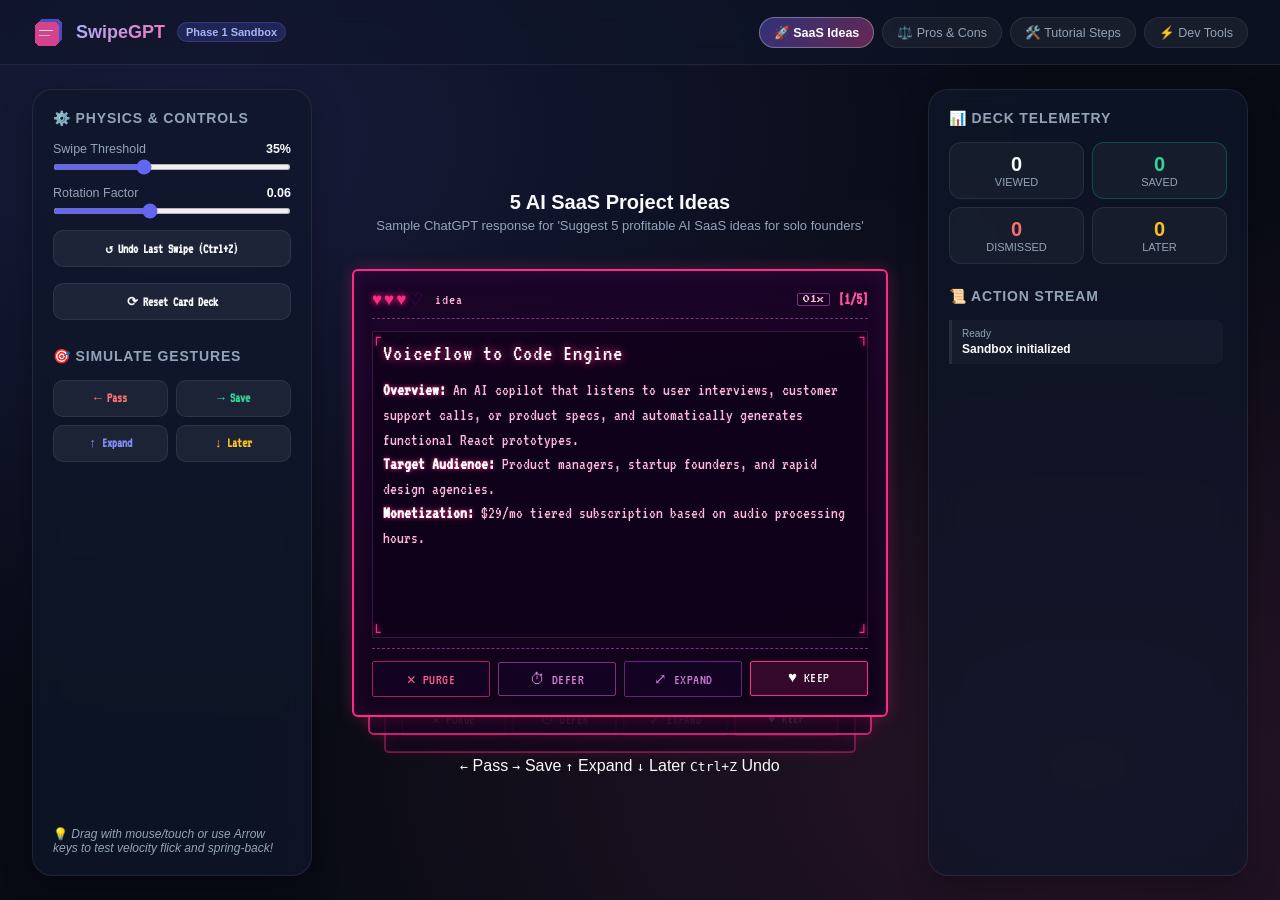
<file: swipegpt/demo/index.html>
<!DOCTYPE html>
<html lang="en">
<head>
  <meta charset="UTF-8">
  <meta name="viewport" content="width=device-width, initial-scale=1.0">
  <title>SwipeGPT Sandbox & Physics Demo</title>
  <link rel="preconnect" href="https://fonts.googleapis.com">
  <link rel="preconnect" href="https://fonts.gstatic.com" crossorigin>
  <link href="https://fonts.googleapis.com/css2?family=Press+Start+2P&family=Share+Tech+Mono&family=VT323&display=swap" rel="stylesheet">
  <link rel="stylesheet" href="../content/styles.css">
  <link rel="stylesheet" href="demo.css">
</head>
<body>
  <!-- Top Navigation Bar -->
  <header class="demo-navbar">
    <div class="demo-brand">
      <img src="../assets/icon32.png" alt="SwipeGPT" class="demo-logo-img">
      <span class="demo-title">SwipeGPT</span>
      <span class="demo-tag">Phase 1 Sandbox</span>
    </div>

    <!-- Dataset Switchers -->
    <div class="demo-dataset-selects" id="dataset-buttons">
      <button class="dataset-pill-btn active" data-dataset="projectIdeas">🚀 SaaS Ideas</button>
      <button class="dataset-pill-btn" data-dataset="prosCons">⚖️ Pros & Cons</button>
      <button class="dataset-pill-btn" data-dataset="tutorials">🛠️ Tutorial Steps</button>
      <button class="dataset-pill-btn" data-dataset="productivityTools">⚡ Dev Tools</button>
    </div>
  </header>

  <!-- Workspace Grid -->
  <div class="demo-workspace">
    <!-- Left Panel: Controls & Physics Parameters -->
    <aside class="demo-panel">
      <div class="panel-title">
        <span>⚙️ Physics & Controls</span>
      </div>

      <div class="control-group">
        <div class="control-label-row">
          <span>Swipe Threshold</span>
          <span class="control-val" id="val-threshold">35%</span>
        </div>
        <input type="range" id="input-threshold" min="20" max="60" value="35">
      </div>

      <div class="control-group">
        <div class="control-label-row">
          <span>Rotation Factor</span>
          <span class="control-val" id="val-rotation">0.06</span>
        </div>
        <input type="range" id="input-rotation" min="0.02" max="0.12" step="0.01" value="0.06">
      </div>

      <button class="btn-demo-action" id="btn-undo">
        <span>↺ Undo Last Swipe (Ctrl+Z)</span>
      </button>

      <button class="btn-demo-action" id="btn-reset">
        <span>⟳ Reset Card Deck</span>
      </button>

      <div class="panel-title" style="margin-top: 12px;">
        <span>🎯 Simulate Gestures</span>
      </div>

      <div class="action-grid">
        <button class="btn-demo-action" id="btn-sim-left" style="color: #f87171;">← Pass</button>
        <button class="btn-demo-action" id="btn-sim-right" style="color: #34d399;">→ Save</button>
        <button class="btn-demo-action" id="btn-sim-up" style="color: #818cf8;">↑ Expand</button>
        <button class="btn-demo-action" id="btn-sim-down" style="color: #fbbf24;">↓ Later</button>
      </div>

      <div class="control-group" style="margin-top: auto; font-size: 12px; color: var(--text-muted);">
        <p>💡 <em>Drag with mouse/touch or use Arrow keys to test velocity flick and spring-back!</em></p>
      </div>
    </aside>

    <!-- Center Stage: The Interactive Card Stack -->
    <main class="demo-center-stage">
      <div class="dataset-info-banner">
        <h2 class="dataset-title" id="active-dataset-title">5 AI SaaS Project Ideas</h2>
        <p class="dataset-desc" id="active-dataset-desc">Sample ChatGPT response for 'Suggest 5 profitable AI SaaS ideas for solo founders'</p>
      </div>

      <!-- Card Stage (using identical classes as ChatGPT content script) -->
      <div class="swipegpt-stage">
        <div class="swipegpt-card-stack" id="demo-card-stack"></div>
      </div>

      <div class="swipegpt-footer-hint" style="position: static; margin-top: 24px;">
        <span><kbd class="swipegpt-kbd">←</kbd> Pass</span>
        <span><kbd class="swipegpt-kbd">→</kbd> Save</span>
        <span><kbd class="swipegpt-kbd">↑</kbd> Expand</span>
        <span><kbd class="swipegpt-kbd">↓</kbd> Later</span>
        <span><kbd class="swipegpt-kbd">Ctrl+Z</kbd> Undo</span>
      </div>
    </main>

    <!-- Right Panel: Telemetry & Swiped Cards Feed -->
    <aside class="demo-panel">
      <div class="panel-title">
        <span>📊 Deck Telemetry</span>
      </div>

      <div class="stats-summary">
        <div class="summary-box">
          <div class="summary-count" id="count-viewed">0</div>
          <div class="summary-label">Viewed</div>
        </div>
        <div class="summary-box" style="border-color: rgba(16, 185, 129, 0.3);">
          <div class="summary-count" id="count-saved" style="color: #34d399;">0</div>
          <div class="summary-label">Saved</div>
        </div>
        <div class="summary-box">
          <div class="summary-count" id="count-dismissed" style="color: #f87171;">0</div>
          <div class="summary-label">Dismissed</div>
        </div>
        <div class="summary-box">
          <div class="summary-count" id="count-later" style="color: #fbbf24;">0</div>
          <div class="summary-label">Later</div>
        </div>
      </div>

      <div class="panel-title" style="margin-top: 8px;">
        <span>📜 Action Stream</span>
      </div>

      <div class="events-log-container" id="events-log">
        <div class="log-entry">
          <span class="log-time">Ready</span>
          <span class="log-title">Sandbox initialized</span>
        </div>
      </div>
    </aside>
  </div>

  <!-- Detail Expansion Modal (Swipe Up / Expand) -->
  <div class="demo-expand-modal" id="expand-modal">
    <div class="modal-content-box">
      <div class="modal-header">
        <h3 class="modal-title" id="modal-card-title">Card Details</h3>
        <button class="btn-modal-close" id="btn-modal-close">✕</button>
      </div>
      <div class="modal-body" id="modal-card-body"></div>
      <div class="modal-footer">
        <button class="btn-demo-action" id="btn-modal-copy">📋 Copy Text</button>
        <button class="btn-modal-close" id="btn-modal-done">Done</button>
      </div>
    </div>
  </div>

  <!-- Scripts -->
  <script src="../storage/storage.js"></script>
  <script src="../content/cardParser.js"></script>
  <script src="../content/swipeEngine.js"></script>
  <script src="mockData.js"></script>
  <script src="demo.js"></script>
</body>
</html>
</file>
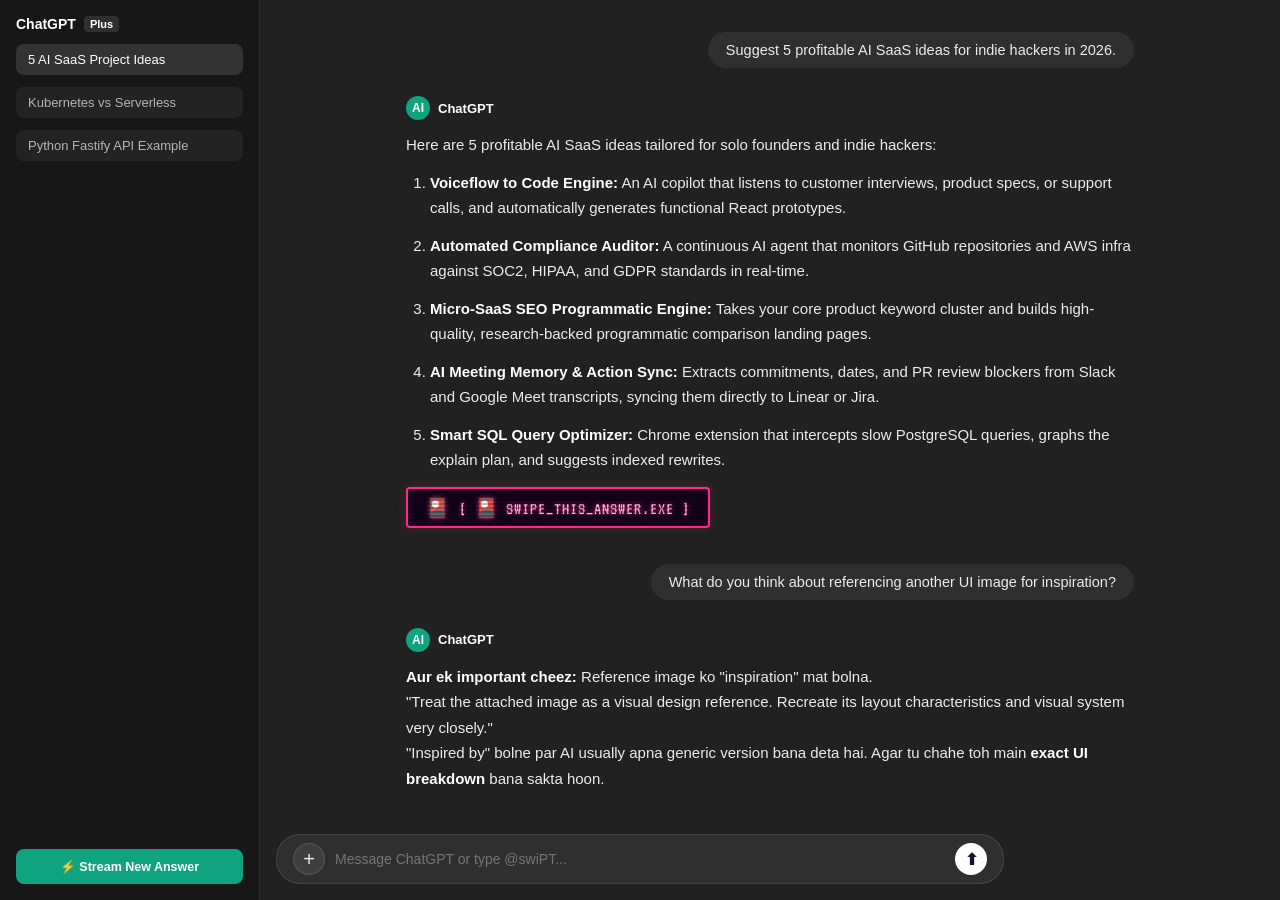
<file: swipegpt/demo/chatgpt_mock.html>
<!DOCTYPE html>
<html lang="en">
<head>
  <meta charset="UTF-8">
  <meta name="viewport" content="width=device-width, initial-scale=1.0">
  <title>ChatGPT Mock - DOM Injection Test</title>
  <!-- Extension CSS and Page CSS -->
  <link rel="preconnect" href="https://fonts.googleapis.com">
  <link rel="preconnect" href="https://fonts.gstatic.com" crossorigin>
  <link href="https://fonts.googleapis.com/css2?family=Press+Start+2P&family=Share+Tech+Mono&family=VT323&display=swap" rel="stylesheet">
  <link rel="stylesheet" href="../content/styles.css">
  <style>
    :root {
      --chat-bg: #212121;
      --chat-sidebar: #171717;
      --chat-surface: #2f2f2f;
      --chat-text: #ececec;
      --chat-text-muted: #b4b4b4;
      --chat-border: rgba(255, 255, 255, 0.1);
    }
    * { box-sizing: border-box; margin: 0; padding: 0; }
    body {
      background: var(--chat-bg);
      color: var(--chat-text);
      font-family: -apple-system, BlinkMacSystemFont, "Segoe UI", Roboto, sans-serif;
      height: 100vh;
      display: flex;
    }
    /* Simulated Sidebar */
    .chat-sidebar {
      width: 260px;
      background: var(--chat-sidebar);
      border-right: 1px solid var(--chat-border);
      display: flex;
      flex-direction: column;
      padding: 16px;
      gap: 12px;
    }
    .sidebar-brand {
      font-size: 14px;
      font-weight: 700;
      color: #fff;
      display: flex;
      align-items: center;
      gap: 8px;
    }
    .chat-history-item {
      padding: 8px 12px;
      border-radius: 8px;
      font-size: 13px;
      color: var(--chat-text-muted);
      cursor: pointer;
      background: rgba(255, 255, 255, 0.05);
    }
    .chat-history-item.active {
      background: rgba(255, 255, 255, 0.12);
      color: #fff;
    }
    .btn-simulate {
      margin-top: auto;
      background: #10a37f;
      border: none;
      color: #fff;
      padding: 10px;
      border-radius: 8px;
      font-size: 12.5px;
      font-weight: 600;
      cursor: pointer;
      display: flex;
      align-items: center;
      justify-content: center;
      gap: 6px;
    }
    .btn-simulate:hover { background: #1a7f64; }

    /* Simulated Main Chat Stream */
    .chat-main {
      flex: 1;
      display: flex;
      flex-direction: column;
      overflow-y: auto;
      padding: 32px 0 100px 0;
    }
    .chat-conversation-container {
      max-width: 768px;
      width: 100%;
      margin: 0 auto;
      display: flex;
      flex-direction: column;
      gap: 28px;
      padding: 0 20px;
    }
    /* User Turn */
    .turn-user {
      display: flex;
      justify-content: flex-end;
    }
    .turn-user-bubble {
      background: var(--chat-surface);
      padding: 10px 18px;
      border-radius: 18px;
      font-size: 14.5px;
      max-width: 80%;
    }
    /* Assistant Turn (Exact structural DOM tags used by ChatGPT) */
    article[data-testid^="conversation-turn-"] {
      display: flex;
      flex-direction: column;
      gap: 12px;
    }
    .assistant-role-header {
      font-size: 13px;
      font-weight: 700;
      color: #fff;
      display: flex;
      align-items: center;
      gap: 8px;
    }
    .assistant-avatar {
      width: 24px;
      height: 24px;
      border-radius: 50%;
      background: #10a37f;
      display: flex;
      align-items: center;
      justify-content: center;
      font-size: 12px;
      color: #fff;
    }
    .markdown.prose {
      font-size: 15px;
      line-height: 1.7;
      color: #ececec;
    }
    .markdown.prose ol {
      margin: 12px 0 12px 24px;
    }
    .markdown.prose li {
      margin-bottom: 12px;
    }
    .markdown.prose strong {
      color: #fff;
    }
    .chat-input-bar {
      position: fixed;
      bottom: 16px;
      left: 50%;
      transform: translateX(-50%);
      width: 100%;
      max-width: 768px;
      padding: 0 20px;
    }
    .chat-input-box {
      background: var(--chat-surface);
      border: 1px solid var(--chat-border);
      border-radius: 24px;
      padding: 8px 16px;
      color: #b4b4b4;
      font-size: 14px;
      display: flex;
      align-items: center;
      gap: 10px;
      position: relative;
    }
    .btn-attach-plus {
      width: 32px;
      height: 32px;
      border-radius: 50%;
      background: rgba(255, 255, 255, 0.08);
      border: 1px solid rgba(255, 255, 255, 0.12);
      color: #ececf1;
      font-size: 20px;
      font-weight: 300;
      cursor: pointer;
      display: flex;
      align-items: center;
      justify-content: center;
      transition: all 0.2s;
      flex-shrink: 0;
    }
    .btn-attach-plus:hover {
      background: rgba(255, 255, 255, 0.15);
      color: #fff;
    }
    #prompt-textarea {
      flex: 1;
      background: transparent;
      border: none;
      outline: none;
      color: #ececf1;
      font-family: inherit;
      font-size: 14px;
      resize: none;
      padding: 6px 0;
      max-height: 120px;
    }
    .btn-send-prompt {
      width: 32px;
      height: 32px;
      border-radius: 50%;
      background: #ffffff;
      color: #0f172a;
      border: none;
      font-size: 16px;
      font-weight: bold;
      cursor: pointer;
      display: flex;
      align-items: center;
      justify-content: center;
      transition: all 0.2s;
      flex-shrink: 0;
    }
    .btn-send-prompt:hover {
      background: #e2e8f0;
      transform: scale(1.05);
    }
    .chatgpt-plus-menu {
      position: absolute;
      bottom: calc(100% + 12px);
      left: 20px;
      background: #212121;
      border: 1px solid rgba(255, 255, 255, 0.15);
      border-radius: 14px;
      padding: 6px;
      box-shadow: 0 12px 32px rgba(0,0,0,0.6);
      width: 280px;
      z-index: 10000;
      display: flex;
      flex-direction: column;
      gap: 2px;
    }
    .native-menu-item {
      padding: 10px 14px;
      border-radius: 8px;
      color: #ececf1;
      font-size: 14px;
      cursor: pointer;
      transition: background 0.15s;
    }
    .native-menu-item:hover {
      background: rgba(255, 255, 255, 0.08);
    }
  </style>
</head>
<body>
  <!-- ChatGPT Sidebar Mock -->
  <aside class="chat-sidebar">
    <div class="sidebar-brand">
      <span>ChatGPT</span>
      <span style="font-size: 11px; padding: 2px 6px; background: rgba(255,255,255,0.1); border-radius: 4px;">Plus</span>
    </div>
    <div class="chat-history-item active">5 AI SaaS Project Ideas</div>
    <div class="chat-history-item">Kubernetes vs Serverless</div>
    <div class="chat-history-item">Python Fastify API Example</div>

    <button class="btn-simulate" id="btn-simulate-stream">
      <span>⚡ Stream New Answer</span>
    </button>
  </aside>

  <!-- Main Chat Conversation View -->
  <main class="chat-main">
    <div class="chat-conversation-container" id="conversation-container">
      
      <!-- User Message Turn -->
      <div class="turn-user">
        <div class="turn-user-bubble">
          Suggest 5 profitable AI SaaS ideas for indie hackers in 2026.
        </div>
      </div>

      <!-- Assistant Message Turn (Target for SwipeGPT content script) -->
      <article data-testid="conversation-turn-2">
        <div class="assistant-role-header">
          <div class="assistant-avatar">AI</div>
          <span>ChatGPT</span>
        </div>
        <div data-message-author-role="assistant" class="agent-turn">
          <div class="markdown prose">
            <p>Here are 5 profitable AI SaaS ideas tailored for solo founders and indie hackers:</p>
            <ol>
              <li>
                <strong>Voiceflow to Code Engine:</strong> An AI copilot that listens to customer interviews, product specs, or support calls, and automatically generates functional React prototypes.
              </li>
              <li>
                <strong>Automated Compliance Auditor:</strong> A continuous AI agent that monitors GitHub repositories and AWS infra against SOC2, HIPAA, and GDPR standards in real-time.
              </li>
              <li>
                <strong>Micro-SaaS SEO Programmatic Engine:</strong> Takes your core product keyword cluster and builds high-quality, research-backed programmatic comparison landing pages.
              </li>
              <li>
                <strong>AI Meeting Memory & Action Sync:</strong> Extracts commitments, dates, and PR review blockers from Slack and Google Meet transcripts, syncing them directly to Linear or Jira.
              </li>
              <li>
                <strong>Smart SQL Query Optimizer:</strong> Chrome extension that intercepts slow PostgreSQL queries, graphs the explain plan, and suggests indexed rewrites.
              </li>
            </ol>
            <!-- SwipeGPT trigger button will be injected here automatically by MutationObserver -->
          </div>
        </div>
      </article>

      <!-- User Follow-up Turn -->
      <div class="turn-user">
        <div class="turn-user-bubble">
          What do you think about referencing another UI image for inspiration?
        </div>
      </div>

      <!-- Assistant Plain Conversational Turn (NO LIST - Swipe button must NOT appear here) -->
      <article data-testid="conversation-turn-conversational" id="turn-conversational">
        <div class="assistant-role-header">
          <div class="assistant-avatar">AI</div>
          <span>ChatGPT</span>
        </div>
        <div data-message-author-role="assistant" class="agent-turn">
          <div class="markdown prose">
            <p><strong>Aur ek important cheez:</strong> Reference image ko "inspiration" mat bolna.</p>
            <blockquote>
              <p>"Treat the attached image as a visual design reference. Recreate its layout characteristics and visual system very closely."</p>
            </blockquote>
            <p>"Inspired by" bolne par AI usually apna generic version bana deta hai. Agar tu chahe toh main <strong>exact UI breakdown</strong> bana sakta hoon.</p>
          </div>
        </div>
      </article>

    </div>

    <div class="chat-input-bar">
      <!-- ChatGPT '+' Popover Menu -->
      <div class="chatgpt-plus-menu" id="chatgpt-plus-menu" role="menu" style="display: none;">
        <div role="menuitem" class="native-menu-item">📎 Add photos &amp; files</div>
        <div role="menuitem" class="native-menu-item">🌐 Web search</div>
        <div role="menuitem" class="native-menu-item">🎨 Create image</div>
        <!-- SwipeGPT will inject its @swiPT menuitem here dynamically! -->
      </div>

      <div class="chat-input-box">
        <button type="button" class="btn-attach-plus" id="btn-attach-plus" aria-label="Attach files" title="Open tools menu">+</button>
        <textarea id="prompt-textarea" rows="1" placeholder="Message ChatGPT or type @swiPT..."></textarea>
        <button type="button" class="btn-send-prompt" id="send-button" data-testid="send-button" aria-label="Send prompt" title="Send">⬆</button>
      </div>
    </div>
  </main>

  <!-- SwipeGPT Extension Scripts -->
  <script src="../storage/storage.js"></script>
  <script src="../content/cardParser.js"></script>
  <script src="../content/swipeEngine.js"></script>
  <script src="../content/content.js"></script>

  <!-- Simulation Logic for Streaming & @swiPT Context -->
  <script>
    const plusBtn = document.getElementById('btn-attach-plus');
    const plusMenu = document.getElementById('chatgpt-plus-menu');
    const sendBtn = document.getElementById('send-button');
    const promptInput = document.getElementById('prompt-textarea');
    const container = document.getElementById('conversation-container');

    // Toggle '+' menu
    plusBtn.addEventListener('click', (e) => {
      e.stopPropagation();
      const isHidden = plusMenu.style.display === 'none';
      plusMenu.style.display = isHidden ? 'flex' : 'none';
    });

    document.addEventListener('click', (e) => {
      if (plusMenu && !plusMenu.contains(e.target) && e.target !== plusBtn) {
        plusMenu.style.display = 'none';
      }
    });

    // Handle user prompt sending
    function submitPrompt() {
      const text = promptInput.value.trim();
      if (!text) return;

      // Add user message bubble
      const userDiv = document.createElement('div');
      userDiv.className = 'turn-user';
      userDiv.innerHTML = `<div class="turn-user-bubble" style="white-space: pre-wrap;">${escapeHtml(text)}</div>`;
      container.appendChild(userDiv);
      promptInput.value = '';

      // Check if user mentioned @swiPT or if context was injected
      const hasSwiPTContext = text.includes('@swiPT') || text.includes('[Context from @swiPT');

      // Add assistant turn with streaming indicator
      const turnArticle = document.createElement('article');
      turnArticle.setAttribute('data-testid', `conversation-turn-${Date.now()}`);
      turnArticle.innerHTML = `
        <div class="assistant-role-header">
          <div class="assistant-avatar">AI</div>
          <span>ChatGPT</span>
        </div>
        <div data-message-author-role="assistant" class="agent-turn">
          <div class="markdown prose result-streaming">
            <p>Thinking...</p>
          </div>
        </div>
      `;
      container.appendChild(turnArticle);
      window.scrollTo({ top: document.body.scrollHeight, behavior: 'smooth' });

      setTimeout(() => {
        const prose = turnArticle.querySelector('.markdown.prose');
        prose.classList.remove('result-streaming');

        if (hasSwiPTContext) {
          prose.innerHTML = `
            <p>I received your selections from <strong>@swiPT</strong>! Here is an actionable roadmap based directly on what you chose:</p>
            <ol>
              <li><strong>Prioritized Execution:</strong> Focus on your liked items first by setting up an MVP milestone.</li>
              <li><strong>Next Phase Recommendations:</strong> For the items you dismissed, we've filtered them out from subsequent ideas so your focus stays sharp.</li>
              <li><strong>Action Item:</strong> Would you like me to generate a complete implementation checklist or breakdown for any of your chosen items?</li>
            </ol>
          `;
        } else {
          prose.innerHTML = `
            <p>Here is my response to: "${escapeHtml(text)}".</p>
            <ul>
              <li><strong>Key Takeaway 1:</strong> Always test with high fidelity user input.</li>
              <li><strong>Key Takeaway 2:</strong> Mention <code>@swiPT</code> anytime to pull your swiped cards directly into the conversation!</li>
            </ul>
          `;
        }
        window.scrollTo({ top: document.body.scrollHeight, behavior: 'smooth' });
      }, 900);
    }

    sendBtn.addEventListener('click', submitPrompt);
    promptInput.addEventListener('keydown', (e) => {
      if (e.key === 'Enter' && !e.shiftKey) {
        e.preventDefault();
        submitPrompt();
      }
    });

    function escapeHtml(str) {
      return (str || '').replace(/&/g, '&amp;').replace(/</g, '&lt;').replace(/>/g, '&gt;');
    }

    // Stream new sample answer
    document.getElementById('btn-simulate-stream').addEventListener('click', () => {
      const userDiv = document.createElement('div');
      userDiv.className = 'turn-user';
      userDiv.innerHTML = `<div class="turn-user-bubble">What are 3 pros of TypeScript?</div>`;
      container.appendChild(userDiv);

      const turnArticle = document.createElement('article');
      turnArticle.setAttribute('data-testid', `conversation-turn-${Date.now()}`);
      turnArticle.innerHTML = `
        <div class="assistant-role-header">
          <div class="assistant-avatar">AI</div>
          <span>ChatGPT</span>
        </div>
        <div data-message-author-role="assistant" class="agent-turn">
          <div class="markdown prose result-streaming">
            <p>Generating TypeScript benefits...</p>
          </div>
        </div>
      `;
      container.appendChild(turnArticle);

      setTimeout(() => {
        const prose = turnArticle.querySelector('.markdown.prose');
        prose.classList.remove('result-streaming');
        prose.innerHTML = `
          <p>Here are 3 top benefits of using TypeScript in modern development:</p>
          <ul>
            <li><strong>Compile-Time Type Safety:</strong> Catches null pointers, typos, and signature mismatch errors before code reaches staging or production.</li>
            <li><strong>Superior Developer Experience & Autocomplete:</strong> Rich IntelliSense, instantaneous refactoring, and auto-imported symbol references.</li>
            <li><strong>Self-Documenting Codebases:</strong> Interfaces and types act as living contracts between microservices and frontend clients.</li>
          </ul>
        `;
      }, 1000);
    });
  </script>
</body>
</html>
</file>
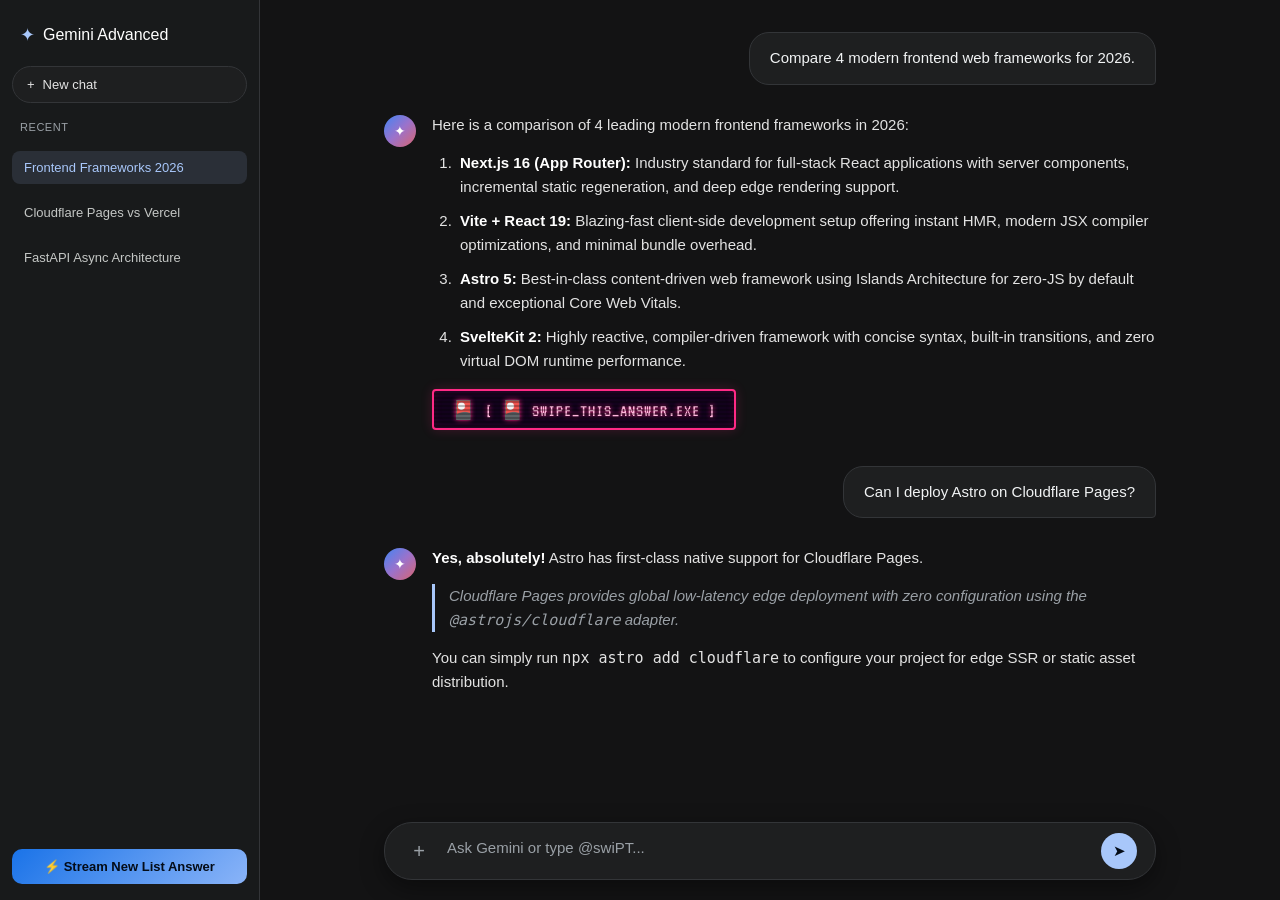
<file: swipegpt/demo/gemini_mock.html>
<!DOCTYPE html>
<html lang="en">
<head>
  <meta charset="UTF-8">
  <meta name="viewport" content="width=device-width, initial-scale=1.0">
  <title>Google Gemini Mock - swiPT Integration Test</title>
  <link rel="preconnect" href="https://fonts.googleapis.com">
  <link rel="preconnect" href="https://fonts.gstatic.com" crossorigin>
  <link href="https://fonts.googleapis.com/css2?family=Press+Start+2P&family=Share+Tech+Mono&family=VT323&display=swap" rel="stylesheet">
  <link rel="stylesheet" href="../content/styles.css">
  <style>
    :root {
      --gemini-bg: #131314;
      --gemini-surface: #1e1f20;
      --gemini-surface-hover: #282a2c;
      --gemini-border: #333538;
      --gemini-text: #e3e3e3;
      --gemini-muted: #9aa0a6;
      --gemini-accent: #a8c7fa;
      --gemini-blue: #1a73e8;
    }

    * {
      box-sizing: border-box;
      margin: 0;
      padding: 0;
    }

    body {
      background-color: var(--gemini-bg);
      color: var(--gemini-text);
      font-family: "Google Sans", -apple-system, BlinkMacSystemFont, "Segoe UI", Roboto, sans-serif;
      display: flex;
      height: 100vh;
      overflow: hidden;
    }

    /* Sidebar */
    .gemini-sidebar {
      width: 260px;
      background: #181a1b;
      border-right: 1px solid var(--gemini-border);
      padding: 16px 12px;
      display: flex;
      flex-direction: column;
      gap: 12px;
    }

    .sidebar-header {
      display: flex;
      align-items: center;
      gap: 8px;
      font-size: 16px;
      font-weight: 500;
      color: #fff;
      padding: 8px;
    }

    .gemini-sparkle {
      color: var(--gemini-accent);
      font-size: 18px;
    }

    .btn-new-chat {
      display: flex;
      align-items: center;
      gap: 8px;
      padding: 10px 14px;
      background: var(--gemini-surface);
      border: 1px solid var(--gemini-border);
      border-radius: 999px;
      color: var(--gemini-text);
      font-size: 13px;
      cursor: pointer;
      transition: all 0.2s;
    }

    .btn-new-chat:hover {
      background: var(--gemini-surface-hover);
    }

    .history-label {
      font-size: 11px;
      text-transform: uppercase;
      letter-spacing: 0.05em;
      color: var(--gemini-muted);
      padding: 6px 8px;
    }

    .history-item {
      padding: 9px 12px;
      border-radius: 8px;
      font-size: 13px;
      color: #c4c7c5;
      cursor: pointer;
      white-space: nowrap;
      overflow: hidden;
      text-overflow: ellipsis;
    }

    .history-item.active {
      background: rgba(168, 199, 250, 0.12);
      color: var(--gemini-accent);
    }

    .btn-stream-gemini {
      margin-top: auto;
      padding: 10px;
      border-radius: 10px;
      background: linear-gradient(135deg, #1a73e8, #8ab4f8);
      color: #040c17;
      font-weight: 600;
      font-size: 13px;
      border: none;
      cursor: pointer;
      transition: all 0.2s;
    }

    .btn-stream-gemini:hover {
      filter: brightness(1.1);
    }

    /* Main Chat Container */
    .gemini-main {
      flex: 1;
      display: flex;
      flex-direction: column;
      position: relative;
      background: var(--gemini-bg);
      overflow-y: auto;
      padding-bottom: 120px;
    }

    .gemini-conversation {
      max-width: 820px;
      width: 100%;
      margin: 0 auto;
      padding: 32px 24px;
      display: flex;
      flex-direction: column;
      gap: 28px;
    }

    /* User Query Turn */
    .user-query {
      display: flex;
      justify-content: flex-end;
    }

    .query-content {
      background: var(--gemini-surface);
      border: 1px solid var(--gemini-border);
      border-radius: 20px 20px 4px 20px;
      padding: 14px 20px;
      max-width: 80%;
      font-size: 15px;
      line-height: 1.5;
      color: #f1f3f4;
    }

    /* Model Response Turn */
    model-response.gemini-mock-model-turn {
      display: flex;
      gap: 16px;
      width: 100%;
    }

    .model-avatar {
      width: 32px;
      height: 32px;
      border-radius: 50%;
      background: linear-gradient(135deg, #4285f4, #9b72cb, #d96570);
      display: flex;
      align-items: center;
      justify-content: center;
      font-size: 14px;
      color: #fff;
      flex-shrink: 0;
      margin-top: 2px;
    }

    .message-content {
      flex: 1;
      font-size: 15px;
      line-height: 1.6;
      color: #e3e3e3;
    }

    .message-content p {
      margin-bottom: 14px;
    }

    .message-content ol,
    .message-content ul {
      margin: 12px 0 16px 24px;
    }

    .message-content li {
      margin-bottom: 10px;
      padding-left: 4px;
    }

    .message-content strong {
      color: #fff;
    }

    .message-content blockquote {
      border-left: 3px solid var(--gemini-accent);
      padding-left: 14px;
      margin: 12px 0;
      color: var(--gemini-muted);
      font-style: italic;
    }

    /* Input Bar */
    .gemini-input-bar {
      position: fixed;
      bottom: 20px;
      left: calc(260px + (100% - 260px) / 2);
      transform: translateX(-50%);
      width: 100%;
      max-width: 820px;
      padding: 0 24px;
      z-index: 1000;
    }

    .gemini-input-box {
      background: var(--gemini-surface);
      border: 1px solid var(--gemini-border);
      border-radius: 28px;
      padding: 10px 18px;
      display: flex;
      align-items: center;
      gap: 12px;
      box-shadow: 0 8px 24px rgba(0, 0, 0, 0.4);
      position: relative;
    }

    .gemini-input-box:focus-within {
      border-color: var(--gemini-accent);
    }

    .btn-attach-plus {
      width: 32px;
      height: 32px;
      border-radius: 50%;
      background: transparent;
      border: 1px solid transparent;
      color: var(--gemini-muted);
      font-size: 20px;
      cursor: pointer;
      display: flex;
      align-items: center;
      justify-content: center;
      transition: all 0.2s;
      flex-shrink: 0;
    }

    .btn-attach-plus:hover {
      background: var(--gemini-surface-hover);
      color: #fff;
    }

    rich-textarea {
      flex: 1;
      display: block;
    }

    rich-textarea div[contenteditable="true"] {
      outline: none;
      color: var(--gemini-text);
      font-size: 15px;
      font-family: inherit;
      min-height: 24px;
      max-height: 120px;
      overflow-y: auto;
      white-space: pre-wrap;
    }

    rich-textarea div[contenteditable="true"]:empty:before {
      content: attr(placeholder);
      color: var(--gemini-muted);
      pointer-events: none;
    }

    .btn-send-gemini {
      width: 36px;
      height: 36px;
      border-radius: 50%;
      background: var(--gemini-accent);
      color: #040c17;
      border: none;
      font-size: 15px;
      cursor: pointer;
      display: flex;
      align-items: center;
      justify-content: center;
      transition: all 0.2s;
      flex-shrink: 0;
    }

    .btn-send-gemini:hover {
      filter: brightness(1.1);
      transform: scale(1.05);
    }

    /* Popover Menu */
    .gemini-plus-menu {
      position: absolute;
      bottom: calc(100% + 10px);
      left: 16px;
      background: #252729;
      border: 1px solid var(--gemini-border);
      border-radius: 12px;
      padding: 6px;
      box-shadow: 0 12px 30px rgba(0, 0, 0, 0.6);
      width: 290px;
      z-index: 10000;
      display: flex;
      flex-direction: column;
      gap: 2px;
    }

    .native-menu-item {
      padding: 10px 14px;
      border-radius: 8px;
      color: #e3e3e3;
      font-size: 13px;
      cursor: pointer;
      transition: background 0.15s;
    }

    .native-menu-item:hover {
      background: rgba(255, 255, 255, 0.08);
    }
  </style>
</head>
<body>

  <!-- Gemini Mock Sidebar -->
  <aside class="gemini-sidebar">
    <div class="sidebar-header">
      <span class="gemini-sparkle">✦</span>
      <span>Gemini Advanced</span>
    </div>

    <button class="btn-new-chat">
      <span>+</span>
      <span>New chat</span>
    </button>

    <div class="history-label">Recent</div>
    <div class="history-item active">Frontend Frameworks 2026</div>
    <div class="history-item">Cloudflare Pages vs Vercel</div>
    <div class="history-item">FastAPI Async Architecture</div>

    <button class="btn-stream-gemini" id="btn-stream-gemini">
      ⚡ Stream New List Answer
    </button>
  </aside>

  <!-- Gemini Main Chat -->
  <main class="gemini-main">
    <div class="gemini-conversation" id="conversation-container">

      <!-- Turn 1: User Query -->
      <div class="user-query">
        <div class="query-content">
          Compare 4 modern frontend web frameworks for 2026.
        </div>
      </div>

      <!-- Turn 1: Model Response (LIST -> Swipe button MUST appear here) -->
      <model-response class="gemini-mock-model-turn" id="turn-1">
        <div class="model-avatar">✦</div>
        <div class="message-content">
          <p>Here is a comparison of 4 leading modern frontend frameworks in 2026:</p>
          <ol>
            <li>
              <strong>Next.js 16 (App Router):</strong> Industry standard for full-stack React applications with server components, incremental static regeneration, and deep edge rendering support.
            </li>
            <li>
              <strong>Vite + React 19:</strong> Blazing-fast client-side development setup offering instant HMR, modern JSX compiler optimizations, and minimal bundle overhead.
            </li>
            <li>
              <strong>Astro 5:</strong> Best-in-class content-driven web framework using Islands Architecture for zero-JS by default and exceptional Core Web Vitals.
            </li>
            <li>
              <strong>SvelteKit 2:</strong> Highly reactive, compiler-driven framework with concise syntax, built-in transitions, and zero virtual DOM runtime performance.
            </li>
          </ol>
          <!-- swiPT button will be injected here automatically -->
        </div>
      </model-response>

      <!-- Turn 2: User Query -->
      <div class="user-query">
        <div class="query-content">
          Can I deploy Astro on Cloudflare Pages?
        </div>
      </div>

      <!-- Turn 2: Model Response (NO LIST -> Conversational text, Swipe button must NOT appear) -->
      <model-response class="gemini-mock-model-turn" id="turn-2-conversational">
        <div class="model-avatar">✦</div>
        <div class="message-content">
          <p><strong>Yes, absolutely!</strong> Astro has first-class native support for Cloudflare Pages.</p>
          <blockquote>
            <p>Cloudflare Pages provides global low-latency edge deployment with zero configuration using the <code>@astrojs/cloudflare</code> adapter.</p>
          </blockquote>
          <p>You can simply run <code>npx astro add cloudflare</code> to configure your project for edge SSR or static asset distribution.</p>
        </div>
      </model-response>

    </div>

    <!-- Gemini Bottom Input Bar -->
    <div class="gemini-input-bar">
      <!-- Gemini '+' Menu Popover -->
      <div class="gemini-plus-menu" id="gemini-plus-menu" role="menu" style="display: none;">
        <div role="menuitem" class="native-menu-item">📎 Upload files</div>
        <div role="menuitem" class="native-menu-item">🖼️ Add image from Google Drive</div>
        <div role="menuitem" class="native-menu-item">📍 Add location context</div>
        <!-- swiPT @swiPT Context will be injected here dynamically! -->
      </div>

      <div class="gemini-input-box">
        <button type="button" class="btn-attach-plus" id="gemini-plus-btn" aria-label="Add files" title="Tools menu">+</button>
        <rich-textarea>
          <div contenteditable="true" role="textbox" id="gemini-prompt-input" placeholder="Ask Gemini or type @swiPT..."></div>
        </rich-textarea>
        <button type="button" class="btn-send-gemini" id="gemini-send-btn" aria-label="Send message" title="Send">➤</button>
      </div>
    </div>
  </main>

  <!-- swiPT Extension Scripts -->
  <script src="../storage/storage.js"></script>
  <script src="../content/cardParser.js"></script>
  <script src="../content/swipeEngine.js"></script>
  <script src="../content/content.js"></script>

  <!-- Simulation Logic for Gemini Interactive Chat -->
  <script>
    const plusBtn = document.getElementById('gemini-plus-btn');
    const plusMenu = document.getElementById('gemini-plus-menu');
    const sendBtn = document.getElementById('gemini-send-btn');
    const promptInput = document.getElementById('gemini-prompt-input');
    const container = document.getElementById('conversation-container');

    // Toggle '+' menu
    plusBtn.addEventListener('click', (e) => {
      e.stopPropagation();
      const isHidden = plusMenu.style.display === 'none';
      plusMenu.style.display = isHidden ? 'flex' : 'none';
    });

    document.addEventListener('click', (e) => {
      if (plusMenu && !plusMenu.contains(e.target) && e.target !== plusBtn) {
        plusMenu.style.display = 'none';
      }
    });

    // Handle Gemini user submission
    function submitPrompt() {
      const text = (promptInput.innerText || promptInput.textContent || '').trim();
      if (!text) return;

      // Add user turn
      const userDiv = document.createElement('div');
      userDiv.className = 'user-query';
      userDiv.innerHTML = `<div class="query-content" style="white-space: pre-wrap;">${escapeHtml(text)}</div>`;
      container.appendChild(userDiv);
      promptInput.innerHTML = '';

      const hasSwiPT = text.includes('@swiPT') || text.includes('[Context from @swiPT');

      // Add Gemini model response with streaming
      const modelTurn = document.createElement('model-response');
      modelTurn.className = 'gemini-mock-model-turn';
      modelTurn.innerHTML = `
        <div class="model-avatar">✦</div>
        <div class="message-content">
          <p>Thinking with Gemini 1.5 Pro...</p>
        </div>
      `;
      container.appendChild(modelTurn);
      window.scrollTo({ top: document.body.scrollHeight, behavior: 'smooth' });

      setTimeout(() => {
        const content = modelTurn.querySelector('.message-content');
        if (hasSwiPT) {
          content.innerHTML = `
            <p>I have pulled your selections from <strong>@swiPT</strong>! Here is an architectural recommendation for your chosen options:</p>
            <ol>
              <li><strong>Recommended Stack:</strong> Next.js and Vite pair effectively for high-performance dashboards and modular prototypes.</li>
              <li><strong>Deployment Strategy:</strong> Cloudflare edge routing allows you to deploy static assets with instant global caching.</li>
              <li><strong>Next Step:</strong> Would you like me to write a sample configuration or starter template for your preferred setup?</li>
            </ol>
          `;
        } else {
          content.innerHTML = `
            <p>Here is my response to: "${escapeHtml(text)}".</p>
            <ul>
              <li><strong>Recommendation:</strong> Always verify requirements with early prototypes.</li>
              <li><strong>Tip:</strong> Mention <code>@swiPT</code> to pull your card deck selections directly into this conversation!</li>
            </ul>
          `;
        }
        window.scrollTo({ top: document.body.scrollHeight, behavior: 'smooth' });
      }, 900);
    }

    sendBtn.addEventListener('click', submitPrompt);
    promptInput.addEventListener('keydown', (e) => {
      if (e.key === 'Enter' && !e.shiftKey) {
        e.preventDefault();
        submitPrompt();
      }
    });

    function escapeHtml(str) {
      return (str || '').replace(/&/g, '&amp;').replace(/</g, '&lt;').replace(/>/g, '&gt;');
    }

    // Stream new list answer simulation
    document.getElementById('btn-stream-gemini').addEventListener('click', () => {
      const userDiv = document.createElement('div');
      userDiv.className = 'user-query';
      userDiv.innerHTML = `<div class="query-content">What are 3 benefits of Vector Databases in 2026?</div>`;
      container.appendChild(userDiv);

      const modelTurn = document.createElement('model-response');
      modelTurn.className = 'gemini-mock-model-turn';
      modelTurn.innerHTML = `
        <div class="model-avatar">✦</div>
        <div class="message-content">
          <p>Generating Vector DB analysis...</p>
        </div>
      `;
      container.appendChild(modelTurn);

      setTimeout(() => {
        const content = modelTurn.querySelector('.message-content');
        content.innerHTML = `
          <p>Here are 3 core advantages of vector databases for AI systems:</p>
          <ul>
            <li><strong>High-Dimensional Semantic Search:</strong> Enables approximate nearest neighbor (ANN) retrieval across millions of embeddings in milliseconds.</li>
            <li><strong>Hybrid Filtering & Metadata Search:</strong> Combines lexical BM25 filtering with dense vector search for maximum retrieval accuracy.</li>
            <li><strong>Scalable RAG Context Stores:</strong> Acts as continuous external memory for Large Language Models without requiring re-training.</li>
          </ul>
        `;
      }, 1000);
    });
  </script>
</body>
</html>
</file>
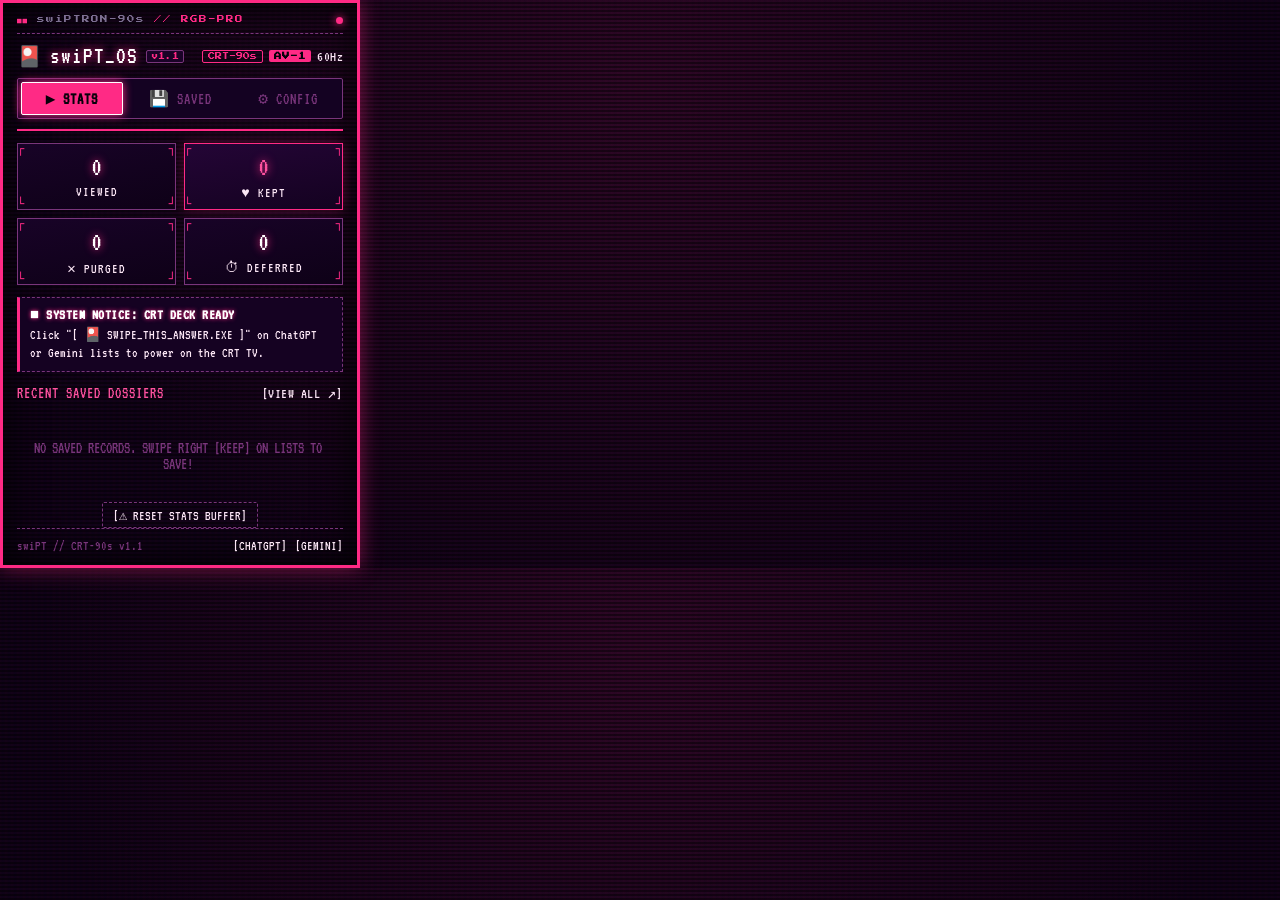
<file: swipegpt/popup/popup.html>
<!DOCTYPE html>
<html lang="en">
<head>
  <meta charset="UTF-8">
  <meta name="viewport" content="width=device-width, initial-scale=1.0">
  <title>swiPT // CRT-TERMINAL</title>
  <link rel="preconnect" href="https://fonts.googleapis.com">
  <link rel="preconnect" href="https://fonts.gstatic.com" crossorigin>
  <link href="https://fonts.googleapis.com/css2?family=Press+Start+2P&family=Share+Tech+Mono&family=VT323&display=swap" rel="stylesheet">
  <link rel="stylesheet" href="popup.css">
</head>
<body>
  <div class="popup-container">
    <!-- Top TV Hardware Bezel -->
    <div class="crt-top-bezel-tag">
      <div class="crt-brand-line">
        <span>■■</span> swiPTRON-90s <span>// RGB-PRO</span>
      </div>
      <div class="crt-led-pulse" title="60Hz NTSC OK"></div>
    </div>

    <!-- Header -->
    <header class="popup-header">
      <div class="brand-row">
        <div class="brand">
          <span class="brand-icon-retro">🎴</span>
          <span class="brand-title">swiPT_OS</span>
          <span class="brand-subtag">v1.1</span>
        </div>
        <div class="crt-status-box">
          <button class="crt-badge-theme" id="btn-quick-theme" title="Toggle Theme (Retro CRT / Modern Clean)">CRT-90s</button>
          <span class="crt-badge-av">AV-1</span>
          <span class="crt-hz-tag">60Hz</span>
        </div>
      </div>

      <nav class="popup-tabs">
        <button class="tab-btn active" data-tab="dashboard">▶ STATS</button>
        <button class="tab-btn" data-tab="saved">💾 SAVED</button>
        <button class="tab-btn" data-tab="settings">⚙ CONFIG</button>
      </nav>
    </header>

    <!-- Tab 1: Dashboard / Stats -->
    <main id="tab-dashboard" class="tab-content active">
      <div class="stats-grid">
        <div class="stat-card">
          <div class="corner-tl">┌</div><div class="corner-tr">┐</div>
          <div class="corner-bl">└</div><div class="corner-br">┘</div>
          <span class="stat-number" id="stat-viewed">0</span>
          <span class="stat-label">VIEWED</span>
        </div>
        <div class="stat-card highlight-save">
          <div class="corner-tl">┌</div><div class="corner-tr">┐</div>
          <div class="corner-bl">└</div><div class="corner-br">┘</div>
          <span class="stat-number" id="stat-saved">0</span>
          <span class="stat-label">♥ KEPT</span>
        </div>
        <div class="stat-card">
          <div class="corner-tl">┌</div><div class="corner-tr">┐</div>
          <div class="corner-bl">└</div><div class="corner-br">┘</div>
          <span class="stat-number" id="stat-dismissed">0</span>
          <span class="stat-label">✕ PURGED</span>
        </div>
        <div class="stat-card">
          <div class="corner-tl">┌</div><div class="corner-tr">┐</div>
          <div class="corner-bl">└</div><div class="corner-br">┘</div>
          <span class="stat-number" id="stat-later">0</span>
          <span class="stat-label">⏱ DEFERRED</span>
        </div>
      </div>

      <div class="quick-banner">
        <div class="banner-text">
          <strong>■ SYSTEM NOTICE: CRT DECK READY</strong>
          <p>Click "[ 🎴 SWIPE_THIS_ANSWER.EXE ]" on ChatGPT or Gemini lists to power on the CRT TV.</p>
        </div>
      </div>

      <div class="saved-preview-section">
        <div class="section-title-row">
          <span class="section-heading">RECENT SAVED DOSSIERS</span>
          <button class="btn-link" id="btn-view-all-saved">[VIEW ALL ↗]</button>
        </div>
        <div class="cards-preview-list" id="preview-list">
          <!-- Populated by JS -->
        </div>
      </div>

      <button class="btn-secondary-link" id="btn-reset-stats" style="margin-top: auto; align-self: center;">[⚠ RESET STATS BUFFER]</button>
    </main>

    <!-- Tab 2: Saved Cards -->
    <main id="tab-saved" class="tab-content">
      <div class="saved-search-bar">
        <input type="text" id="saved-search-input" placeholder="> SEARCH RECORDS..." class="saved-search-field">
      </div>

      <div class="saved-header">
        <span class="saved-count-badge" id="saved-total-count">0 SAVED RECORDS</span>
        <div class="saved-header-actions">
          <button class="btn-action-small" id="btn-export-markdown" title="Export as Markdown">[💾 EXPORT .MD]</button>
          <button class="btn-clear-all" id="btn-clear-all">[✕ PURGE ALL]</button>
        </div>
      </div>

      <div class="saved-cards-list" id="saved-cards-full-list">
        <!-- Populated by JS -->
      </div>
    </main>

    <!-- Tab 3: Settings -->
    <main id="tab-settings" class="tab-content">
      <div class="setting-item">
        <div class="setting-info">
          <span class="setting-title">Interface Theme</span>
          <span class="setting-desc">Retro CRT TV gaming vs Modern clean</span>
        </div>
        <select id="setting-theme" class="select-field">
          <option value="crt">Retro CRT-90s</option>
          <option value="modern">Modern Clean</option>
        </select>
      </div>

      <div class="setting-item">
        <div class="setting-info">
          <span class="setting-title">Card CRT Physics</span>
          <span class="setting-desc">Fluid spring-back & exit transforms</span>
        </div>
        <label class="switch">
          <input type="checkbox" id="setting-animations" checked>
          <span class="slider"></span>
        </label>
      </div>

      <div class="setting-item">
        <div class="setting-info">
          <span class="setting-title">Arcade Key Controls</span>
          <span class="setting-desc">Arrow keys (←, →, ↑, ↓) & Ctrl+Z</span>
        </div>
        <label class="switch">
          <input type="checkbox" id="setting-shortcuts" checked>
          <span class="slider"></span>
        </label>
      </div>

      <div class="setting-item">
        <div class="setting-info">
          <span class="setting-title">Tube Density</span>
          <span class="setting-desc">Adjust stack scale & typography</span>
        </div>
        <select id="setting-density" class="select-field">
          <option value="comfortable">Comfortable</option>
          <option value="compact">Compact</option>
        </select>
      </div>

      <div class="setting-item">
        <div class="setting-info">
          <span class="setting-title">Phosphor Sensitivity</span>
          <span class="setting-desc">Drag threshold before swipe triggers</span>
        </div>
        <span class="badge-status" id="badge-threshold">35%</span>
      </div>
    </main>

    <!-- Footer -->
    <footer class="popup-footer">
      <span>swiPT // CRT-90s v1.1</span>
      <div class="footer-links">
        <a href="https://chatgpt.com" target="_blank" class="footer-link">[CHATGPT]</a>
        <a href="https://gemini.google.com" target="_blank" class="footer-link">[GEMINI]</a>
      </div>
    </footer>
  </div>

  <script src="../storage/storage.js"></script>
  <script src="popup.js"></script>
</body>
</html>
</file>
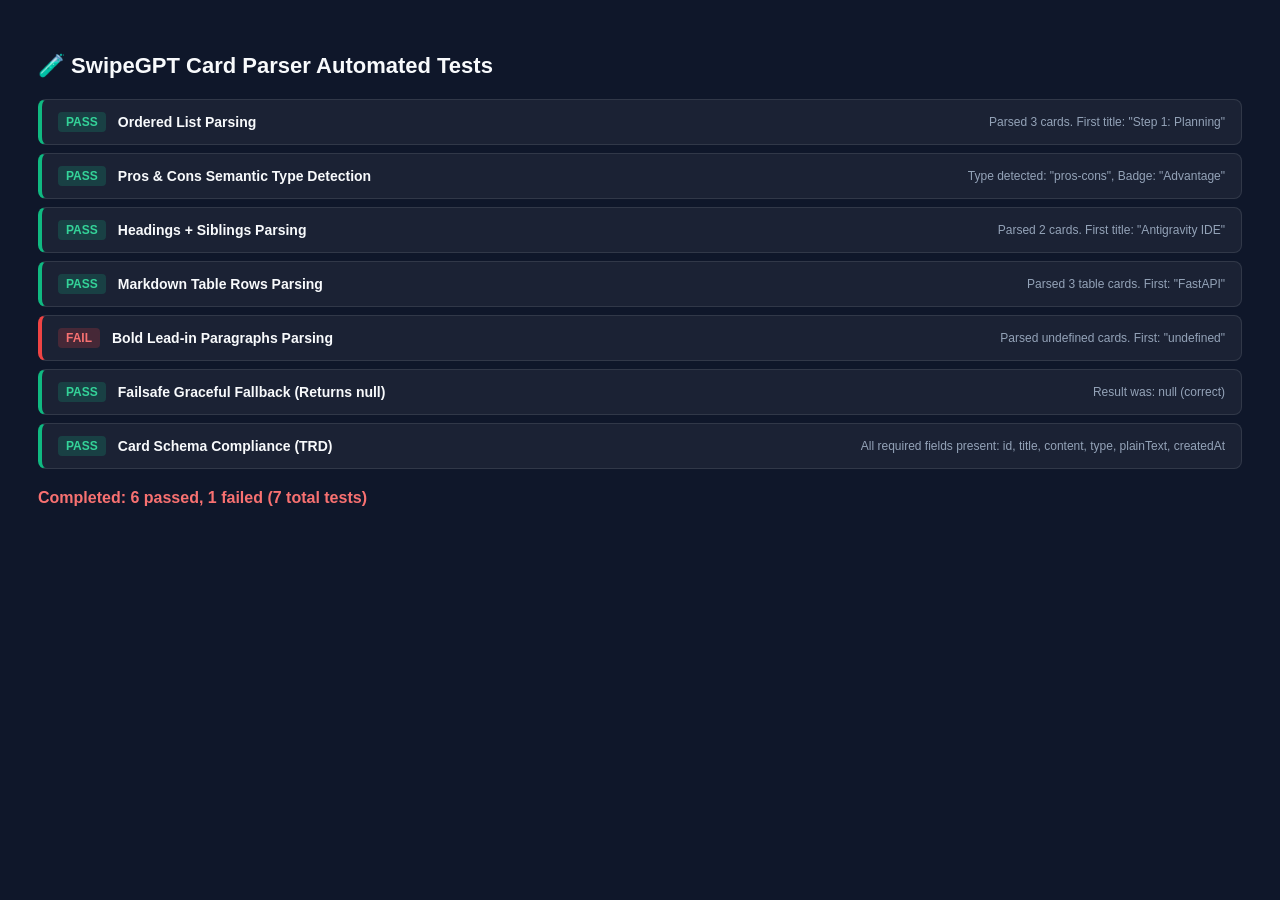
<file: swipegpt/test/parser_test.html>
<!DOCTYPE html>
<html lang="en">
<head>
  <meta charset="UTF-8">
  <title>SwipeGPT Card Parser Test Suite</title>
  <style>
    body {
      background: #0f172a;
      color: #f8fafc;
      font-family: -apple-system, BlinkMacSystemFont, "Segoe UI", Roboto, sans-serif;
      padding: 30px;
    }
    h1 { font-size: 22px; margin-bottom: 20px; }
    .test-result {
      display: flex;
      align-items: center;
      gap: 12px;
      padding: 12px 16px;
      margin-bottom: 8px;
      border-radius: 8px;
      background: rgba(255, 255, 255, 0.05);
      border: 1px solid rgba(255, 255, 255, 0.1);
    }
    .test-pass { border-left: 4px solid #10b981; }
    .test-fail { border-left: 4px solid #ef4444; }
    .status-badge {
      font-weight: 700;
      font-size: 12px;
      padding: 3px 8px;
      border-radius: 4px;
    }
    .pass-badge { background: rgba(16, 185, 129, 0.2); color: #34d399; }
    .fail-badge { background: rgba(239, 68, 68, 0.2); color: #f87171; }
    .test-name { font-size: 14px; font-weight: 600; flex: 1; }
    .test-detail { font-size: 12px; color: #94a3b8; }
    #summary { margin-top: 20px; font-size: 16px; font-weight: 700; }
  </style>
</head>
<body>
  <h1>🧪 SwipeGPT Card Parser Automated Tests</h1>
  <div id="results"></div>
  <div id="summary">Running tests...</div>

  <!-- Hidden fixtures container -->
  <div id="fixtures" style="display: none;">
    <!-- Fixture 1: Ordered list with strong tags -->
    <div id="fixture-ol">
      <ol>
        <li><strong>Step 1: Planning</strong> - Define the scope and architecture.</li>
        <li><strong>Step 2: Execution</strong> - Code the modules step by step.</li>
        <li><strong>Step 3: Verification</strong> - Test with automated suites.</li>
      </ol>
    </div>

    <!-- Fixture 2: Unordered pros and cons -->
    <div id="fixture-pros-cons">
      <ul>
        <li><strong>Advantage: Fast iteration</strong> Teams can deploy quickly.</li>
        <li><strong>Drawback: Complexity</strong> Managing multiple repos takes time.</li>
        <li><strong>Benefit: High resilience</strong> Isolated failure domains.</li>
      </ul>
    </div>

    <!-- Fixture 3: Headings with paragraphs and code -->
    <div id="fixture-headings">
      <h3>1. Antigravity IDE</h3>
      <p>Modern agentic IDE with terminal and subagent tools.</p>
      <pre><code>npx antigravity start</code></pre>
      <h3>2. Chrome DevTools</h3>
      <p>Essential for DOM inspection and performance profiling.</p>
    </div>

    <!-- Fixture 4: Comparison Table -->
    <div id="fixture-table">
      <table>
        <thead>
          <tr><th>Framework</th><th>Language</th><th>Speed</th></tr>
        </thead>
        <tbody>
          <tr><td>FastAPI</td><td>Python</td><td>Very Fast</td></tr>
          <tr><td>Express</td><td>Node.js</td><td>Fast</td></tr>
          <tr><td>Gin</td><td>Go</td><td>Ultra Fast</td></tr>
        </tbody>
      </table>
    </div>

    <!-- Fixture 5: Bold Lead-in Paragraphs -->
    <div id="fixture-bold-paragraphs">
      <p><strong>Item Alpha:</strong> First lead-in paragraph explaining alpha concept.</p>
      <p><strong>Item Beta:</strong> Second lead-in paragraph explaining beta concept.</p>
    </div>

    <!-- Fixture 6: Unparseable single plain text paragraph -->
    <div id="fixture-unparseable">
      <p>I am an AI assistant. How can I help you today with your coding questions?</p>
    </div>
  </div>

  <script src="../content/cardParser.js"></script>
  <script>
    const resultsContainer = document.getElementById('results');
    const summaryContainer = document.getElementById('summary');
    let passed = 0;
    let failed = 0;

    function assert(name, condition, detail = '') {
      const div = document.createElement('div');
      div.className = `test-result ${condition ? 'test-pass' : 'test-fail'}`;
      div.innerHTML = `
        <span class="status-badge ${condition ? 'pass-badge' : 'fail-badge'}">${condition ? 'PASS' : 'FAIL'}</span>
        <span class="test-name">${name}</span>
        <span class="test-detail">${detail}</span>
      `;
      resultsContainer.appendChild(div);
      if (condition) passed++; else failed++;
    }

    // Run tests
    const parser = window.SwipeGPTCardParser;

    // Test 1: Ordered list parsing
    const olResult = parser.parse(document.getElementById('fixture-ol'));
    assert(
      'Ordered List Parsing',
      olResult && olResult.length === 3 && olResult[0].title === 'Step 1: Planning',
      `Parsed ${olResult?.length} cards. First title: "${olResult?.[0]?.title}"`
    );

    // Test 2: Pros & Cons type detection
    const prosConsResult = parser.parse(document.getElementById('fixture-pros-cons'));
    assert(
      'Pros & Cons Semantic Type Detection',
      prosConsResult && prosConsResult.length === 3 && prosConsResult[0].type === 'pros-cons',
      `Type detected: "${prosConsResult?.[0]?.type}", Badge: "${prosConsResult?.[0]?.badge}"`
    );

    // Test 3: Headings with sibling elements
    const headingsResult = parser.parse(document.getElementById('fixture-headings'));
    assert(
      'Headings + Siblings Parsing',
      headingsResult && headingsResult.length === 2 && headingsResult[0].title === 'Antigravity IDE',
      `Parsed ${headingsResult?.length} cards. First title: "${headingsResult?.[0]?.title}"`
    );

    // Test 4: Table parsing
    const tableResult = parser.parse(document.getElementById('fixture-table'));
    assert(
      'Markdown Table Rows Parsing',
      tableResult && tableResult.length === 3 && tableResult[0].title === 'FastAPI',
      `Parsed ${tableResult?.length} table cards. First: "${tableResult?.[0]?.title}"`
    );

    // Test 5: Bold Lead-in Paragraphs
    const boldResult = parser.parse(document.getElementById('fixture-bold-paragraphs'));
    assert(
      'Bold Lead-in Paragraphs Parsing',
      boldResult && boldResult.length === 2 && boldResult[0].title === 'Item Alpha',
      `Parsed ${boldResult?.length} cards. First: "${boldResult?.[0]?.title}"`
    );

    // Test 6: Failsafe on unstructured text
    const unparseableResult = parser.parse(document.getElementById('fixture-unparseable'));
    assert(
      'Failsafe Graceful Fallback (Returns null)',
      unparseableResult === null,
      `Result was: ${unparseableResult === null ? 'null (correct)' : 'not null (incorrect)'}`
    );

    // Test 7: Schema compliance
    if (olResult && olResult[0]) {
      const c = olResult[0];
      const hasRequiredFields = c.id && c.title && c.content && c.type && c.plainText && c.createdAt;
      assert(
        'Card Schema Compliance (TRD)',
        hasRequiredFields,
        `All required fields present: id, title, content, type, plainText, createdAt`
      );
    }

    summaryContainer.textContent = `Completed: ${passed} passed, ${failed} failed (${passed + failed} total tests)`;
    summaryContainer.style.color = failed === 0 ? '#34d399' : '#f87171';
  </script>
</body>
</html>
</file>
<file: swipegpt/content/styles.css>
/* ==========================================================================
   swiPT - RETRO 90s GAMING CRT TV / OLD TECH THEME
   Color Scheme: Neon Magenta (#ff2a85), Cyber Purple (#79357b), Deep CRT Violet (#0d0014)
   ========================================================================== */

@import url('https://fonts.googleapis.com/css2?family=Press+Start+2P&family=VT323&family=Share+Tech+Mono&display=swap');

:root {
  --crt-black: #07000c;
  --crt-screen-bg: #0d0116;
  --crt-dark-purple: #1b0326;
  --crt-mid-purple: #480c5c;
  --crt-accent-purple: #79357b;
  --crt-bright-purple: #9d42a3;
  --crt-magenta: #ff2a85;
  --crt-magenta-bright: #ff529f;
  --crt-magenta-light: #ffb8dc;
  --crt-magenta-glow: rgba(255, 42, 133, 0.55);
  --crt-magenta-dim: rgba(255, 42, 133, 0.2);
  --crt-font-pixel: 'VT323', 'Courier New', monospace;
  --crt-font-retro: 'Press Start 2P', 'VT323', monospace;
}

/* --- INJECTED TRIGGER BUTTON IN CHATGPT & GEMINI --- */
.swipegpt-trigger-container {
  display: flex;
  align-items: center;
  margin: 14px 0 8px 0;
  padding: 0;
}

.swipegpt-trigger-btn {
  display: inline-flex;
  align-items: center;
  gap: 10px;
  background: #12021c;
  border: 2px solid var(--crt-magenta);
  border-radius: 4px;
  padding: 8px 18px;
  color: var(--crt-magenta-light);
  font-family: var(--crt-font-pixel);
  font-size: 18px;
  letter-spacing: 1px;
  text-transform: uppercase;
  cursor: pointer;
  position: relative;
  overflow: hidden;
  box-shadow: 0 0 12px var(--crt-magenta-dim), inset 0 0 8px rgba(255, 42, 133, 0.15);
  transition: all 0.2s cubic-bezier(0.16, 1, 0.3, 1);
  text-shadow: 0 0 5px var(--crt-magenta);
}

.swipegpt-trigger-btn::before {
  content: '';
  position: absolute;
  inset: 0;
  background: repeating-linear-gradient(
    to bottom,
    transparent 0px,
    transparent 2px,
    rgba(0, 0, 0, 0.4) 2px,
    rgba(0, 0, 0, 0.4) 4px
  );
  pointer-events: none;
  opacity: 0.6;
}

.swipegpt-trigger-btn:hover {
  background: var(--crt-magenta);
  color: var(--crt-black);
  border-color: #ffffff;
  box-shadow: 0 0 24px var(--crt-magenta), inset 0 0 6px #fff;
  text-shadow: none;
  transform: translateY(-2px);
}

.swipegpt-trigger-icon {
  font-size: 18px;
}

/* --- FULL-SCREEN MODAL OVERLAY --- */
.swipegpt-overlay {
  position: fixed;
  inset: 0;
  z-index: 999999;
  background: rgba(4, 0, 8, 0.88);
  backdrop-filter: blur(12px);
  -webkit-backdrop-filter: blur(12px);
  display: flex;
  flex-direction: column;
  align-items: center;
  justify-content: center;
  opacity: 0;
  pointer-events: none;
  transition: opacity 0.3s cubic-bezier(0.16, 1, 0.3, 1);
  font-family: var(--crt-font-pixel);
  color: var(--crt-magenta-light);
  user-select: none;
  perspective: 1200px;
}

.swipegpt-overlay.active {
  opacity: 1;
  pointer-events: auto;
}

/* --- THE VINTAGE RETRO CRT TV CABINET --- */
.crt-tv-cabinet {
  position: relative;
  width: 500px;
  max-width: 95vw;
  background: linear-gradient(165deg, #221c2e 0%, #15111e 40%, #0c0912 100%);
  border: 12px solid #1c1626;
  border-bottom-width: 16px;
  border-radius: 36px;
  box-shadow: 
    0 25px 70px rgba(0, 0, 0, 0.95),
    0 0 35px rgba(255, 42, 133, 0.15),
    inset 0 2px 4px rgba(255, 255, 255, 0.12),
    inset 0 -6px 14px rgba(0, 0, 0, 0.9);
  padding: 16px 20px 20px 20px;
  display: flex;
  flex-direction: column;
  align-items: center;
  box-sizing: border-box;
  animation: tvPowerOn 0.4s cubic-bezier(0.2, 0.8, 0.2, 1);
}

@keyframes tvPowerOn {
  0% {
    transform: scale(0.92);
    filter: brightness(0.2) contrast(1.5);
  }
  50% {
    transform: scale(1.02);
    filter: brightness(1.8);
  }
  100% {
    transform: scale(1);
    filter: brightness(1);
  }
}

/* TV Cabinet Top Bezel */
.crt-tv-top-bezel {
  width: 100%;
  display: flex;
  justify-content: space-between;
  align-items: center;
  padding: 0 6px 12px 6px;
}

.crt-tv-brand-tag {
  font-family: var(--crt-font-retro);
  font-size: 9px;
  letter-spacing: 1.5px;
  color: #7d7092;
  text-shadow: 0 1px 2px #000;
  display: flex;
  align-items: center;
  gap: 6px;
}

.crt-tv-brand-tag span {
  color: var(--crt-magenta);
}

.crt-tv-top-led {
  width: 8px;
  height: 8px;
  border-radius: 50%;
  background: var(--crt-magenta);
  box-shadow: 0 0 8px var(--crt-magenta), 0 0 16px var(--crt-magenta);
  animation: ledPulse 2s infinite ease-in-out;
}

@keyframes ledPulse {
  0%, 100% { opacity: 0.85; transform: scale(1); }
  50% { opacity: 1; transform: scale(1.2); }
}

/* --- THE CRT GLASS SCREEN HOUSING (CURVED TUBE) --- */
.crt-screen-housing {
  position: relative;
  width: 100%;
  background: var(--crt-screen-bg);
  border-radius: 26px;
  border: 4px solid #090310;
  overflow: hidden;
  box-shadow: 
    inset 0 0 80px rgba(0, 0, 0, 0.95),
    inset 0 0 25px rgba(121, 53, 123, 0.4),
    0 4px 10px rgba(0, 0, 0, 0.7);
  display: flex;
  flex-direction: column;
  position: relative;
}

/* CRT Optical Scanlines Layer */
.crt-screen-housing::before {
  content: " ";
  display: block;
  position: absolute;
  inset: 0;
  background: 
    linear-gradient(rgba(18, 16, 16, 0) 50%, rgba(0, 0, 0, 0.55) 50%),
    linear-gradient(90deg, rgba(255, 42, 133, 0.04), rgba(121, 53, 123, 0.02), rgba(255, 42, 133, 0.04));
  z-index: 50;
  background-size: 100% 4px, 6px 100%;
  pointer-events: none;
  opacity: 0.85;
}

/* CRT 60Hz Hum & Flicker */
.crt-flicker-layer {
  position: absolute;
  inset: 0;
  pointer-events: none;
  z-index: 51;
  background: rgba(255, 42, 133, 0.015);
  animation: crtFlicker 0.15s infinite;
}

@keyframes crtFlicker {
  0% { opacity: 0.96; }
  50% { opacity: 1; }
  100% { opacity: 0.94; }
}

/* Rolling Scan Beam (Old TV refresh line) */
.crt-rolling-scanline {
  position: absolute;
  top: 0;
  left: 0;
  right: 0;
  height: 80px;
  background: linear-gradient(
    to bottom,
    transparent,
    rgba(255, 42, 133, 0.08),
    transparent
  );
  z-index: 52;
  pointer-events: none;
  animation: rollBeam 7s linear infinite;
}

@keyframes rollBeam {
  0% { transform: translateY(-100%); }
  100% { transform: translateY(800%); }
}

/* Glass Tube Curvature Reflection (Top Left Glare) */
.crt-glass-reflection {
  position: absolute;
  top: 0;
  left: 0;
  right: 0;
  height: 60%;
  background: linear-gradient(135deg, rgba(255, 255, 255, 0.06) 0%, transparent 65%);
  border-radius: 26px 26px 0 0;
  pointer-events: none;
  z-index: 53;
}

/* Corner Barrel Vignette */
.crt-vignette-layer {
  position: absolute;
  inset: 0;
  box-shadow: inset 0 0 60px rgba(0, 0, 0, 0.88), inset 0 0 15px #000;
  pointer-events: none;
  z-index: 54;
}

/* --- IN-SCREEN HEADER / HUD --- */
.crt-screen-hud {
  display: flex;
  justify-content: space-between;
  align-items: center;
  padding: 10px 16px 8px 16px;
  background: #140222;
  border-bottom: 2px solid var(--crt-magenta);
  z-index: 20;
  position: relative;
}

.crt-hud-left {
  display: flex;
  align-items: center;
  gap: 10px;
}

.crt-channel-badge {
  font-family: var(--crt-font-retro);
  font-size: 8px;
  background: var(--crt-magenta);
  color: var(--crt-black);
  padding: 2px 6px;
  border-radius: 2px;
  font-weight: 700;
  letter-spacing: 0.5px;
}

.crt-signal-badge {
  font-size: 15px;
  color: var(--crt-magenta-light);
  letter-spacing: 1px;
}

.crt-hud-title {
  font-family: var(--crt-font-pixel);
  font-size: 18px;
  color: var(--crt-magenta-bright);
  letter-spacing: 1.5px;
  text-shadow: 0 0 8px var(--crt-magenta);
  white-space: nowrap;
  overflow: hidden;
  text-overflow: ellipsis;
  max-width: 190px;
}

.crt-hud-actions {
  display: flex;
  align-items: center;
  gap: 8px;
}

.crt-icon-btn {
  background: transparent;
  border: 1px solid var(--crt-accent-purple);
  color: var(--crt-magenta-light);
  font-family: var(--crt-font-pixel);
  font-size: 16px;
  padding: 2px 8px;
  cursor: pointer;
  transition: all 0.15s ease;
  border-radius: 2px;
}

.crt-icon-btn:hover {
  background: var(--crt-magenta);
  color: var(--crt-black);
  border-color: #fff;
  box-shadow: 0 0 8px var(--crt-magenta);
}

/* --- STAGE / CARD STACK CONTAINER --- */
.swipegpt-stage {
  position: relative;
  width: 100%;
  height: 480px;
  padding: 16px;
  box-sizing: border-box;
  display: flex;
  align-items: center;
  justify-content: center;
  z-index: 10;
}

.swipegpt-card-stack {
  position: relative;
  width: 100%;
  height: 100%;
}

/* --- RETRO CRT CARD ANATOMY --- */
.swipegpt-card {
  position: absolute;
  top: 0;
  left: 0;
  width: 100%;
  height: 100%;
  background: linear-gradient(170deg, #1b0429 0%, #100219 100%);
  border: 2px solid var(--crt-magenta);
  border-radius: 6px;
  box-shadow: 
    0 0 16px rgba(255, 42, 133, 0.25),
    inset 0 0 20px rgba(121, 53, 123, 0.2);
  padding: 18px;
  display: flex;
  flex-direction: column;
  box-sizing: border-box;
  touch-action: none;
  user-select: none;
  cursor: grab;
  transform-origin: center bottom;
  overflow: hidden;
}

.swipegpt-card:active {
  cursor: grabbing;
}

/* Card Retro HUD Header */
.card-header {
  display: flex;
  justify-content: space-between;
  align-items: center;
  margin-bottom: 12px;
  border-bottom: 1px dashed var(--crt-accent-purple);
  padding-bottom: 8px;
}

.card-header-left {
  display: flex;
  align-items: center;
  gap: 10px;
}

.card-hearts {
  color: var(--crt-magenta);
  font-size: 17px;
  letter-spacing: 2px;
  text-shadow: 0 0 6px var(--crt-magenta);
}

.card-hearts .heart-dim {
  color: var(--crt-mid-purple);
  text-shadow: none;
}

.card-tag {
  font-family: var(--crt-font-pixel);
  font-size: 15px;
  color: var(--crt-magenta-light);
  letter-spacing: 1px;
}

.card-header-right {
  display: flex;
  align-items: center;
  gap: 8px;
}

.card-speed-badge {
  font-family: var(--crt-font-retro);
  font-size: 7px;
  background: var(--crt-dark-purple);
  border: 1px solid var(--crt-accent-purple);
  color: var(--crt-magenta-light);
  padding: 2px 5px;
  border-radius: 2px;
}

.card-counter {
  font-family: var(--crt-font-pixel);
  font-size: 16px;
  color: var(--crt-magenta-bright);
  font-weight: bold;
}

/* Inner Frame with Pixel Corner Brackets */
.card-screen-frame {
  flex: 1;
  position: relative;
  display: flex;
  flex-direction: column;
  padding: 8px 10px;
  border: 1px solid rgba(121, 53, 123, 0.4);
  background: rgba(13, 1, 22, 0.6);
  min-height: 0;
}

.corner-tl, .corner-tr, .corner-bl, .corner-br {
  position: absolute;
  color: var(--crt-magenta);
  font-family: monospace;
  font-size: 14px;
  line-height: 1;
  text-shadow: 0 0 5px var(--crt-magenta);
}

.corner-tl { top: -2px; left: -1px; }
.corner-tr { top: -2px; right: -1px; }
.corner-bl { bottom: -2px; left: -1px; }
.corner-br { bottom: -2px; right: -1px; }

.card-title {
  margin: 0 0 10px 0;
  font-family: var(--crt-font-pixel);
  font-size: 23px;
  font-weight: normal;
  color: #ffffff;
  line-height: 1.25;
  letter-spacing: 1px;
  text-shadow: 0 0 8px var(--crt-magenta);
}

.card-body-content {
  flex: 1;
  font-family: var(--crt-font-pixel);
  font-size: 17px;
  line-height: 1.45;
  color: var(--crt-magenta-light);
  overflow-y: auto;
  padding-right: 6px;
  scrollbar-width: thin;
  scrollbar-color: var(--crt-magenta) var(--crt-dark-purple);
}

.card-body-content::-webkit-scrollbar {
  width: 5px;
}
.card-body-content::-webkit-scrollbar-track {
  background: var(--crt-dark-purple);
}
.card-body-content::-webkit-scrollbar-thumb {
  background: var(--crt-magenta);
  border-radius: 2px;
}

.card-body-content strong {
  color: #fff;
  text-shadow: 0 0 4px var(--crt-magenta);
}

/* --- FOOTER ACTION BUTTONS --- */
.card-footer-controls {
  display: flex;
  justify-content: space-between;
  align-items: center;
  padding-top: 12px;
  margin-top: 10px;
  border-top: 1px dashed var(--crt-accent-purple);
  gap: 8px;
}

.card-btn-action {
  flex: 1;
  padding: 8px 4px;
  border-radius: 2px;
  border: 1px solid var(--crt-accent-purple);
  display: flex;
  align-items: center;
  justify-content: center;
  font-family: var(--crt-font-pixel);
  font-size: 15px;
  letter-spacing: 0.5px;
  cursor: pointer;
  background: #140222;
  color: var(--crt-magenta-light);
  transition: all 0.15s ease;
}

.btn-dismiss {
  border-color: #a32252;
  color: #ff5e91;
}
.btn-dismiss:hover {
  background: #ff2a85;
  color: #000;
  border-color: #fff;
  box-shadow: 0 0 10px #ff2a85;
}

.btn-later {
  border-color: #79357b;
  color: #d880dc;
}
.btn-later:hover {
  background: #8b3a8e;
  color: #fff;
  border-color: #fff;
  box-shadow: 0 0 10px #8b3a8e;
}

.btn-explore {
  border-color: #632677;
  color: #c979d9;
}
.btn-explore:hover {
  background: #9d42a3;
  color: #fff;
  border-color: #fff;
  box-shadow: 0 0 10px #9d42a3;
}

.btn-like {
  border-color: var(--crt-magenta);
  color: #ffffff;
  background: rgba(255, 42, 133, 0.15);
}
.btn-like:hover {
  background: var(--crt-magenta);
  color: #000;
  border-color: #fff;
  box-shadow: 0 0 14px var(--crt-magenta);
}

/* --- SWIPE STAMP BADGES (RETRO GLOW STAMPS) --- */
.swipe-badge {
  position: absolute;
  top: 30px;
  padding: 6px 14px;
  border-radius: 4px;
  font-family: var(--crt-font-pixel);
  font-size: 26px;
  letter-spacing: 2px;
  opacity: 0;
  pointer-events: none;
  z-index: 100;
  transition: opacity 0.15s ease;
}

.swipe-badge-like {
  left: 24px;
  color: #ffffff;
  background: var(--crt-magenta);
  border: 3px solid #ffffff;
  transform: rotate(-12deg);
  box-shadow: 0 0 16px var(--crt-magenta);
}

.swipe-badge-pass {
  right: 24px;
  color: #ff5e91;
  background: #24041a;
  border: 3px solid #ff2a85;
  transform: rotate(12deg);
  box-shadow: 0 0 16px #ff2a85;
}

.swipe-badge-later {
  top: 40%;
  left: 50%;
  transform: translate(-50%, -50%);
  color: #e8a2ec;
  background: #33083e;
  border: 3px solid #8b3a8e;
  box-shadow: 0 0 16px #8b3a8e;
}

.swipe-badge-explore {
  bottom: 25%;
  top: auto;
  left: 50%;
  transform: translate(-50%, -50%);
  color: #ffffff;
  background: #500f60;
  border: 3px solid #a84bb0;
  box-shadow: 0 0 16px #a84bb0;
}

/* --- FINISHED STATE CARD (RETRO GAME STAGE CLEAR) --- */
.swipegpt-finished-card {
  width: 100%;
  height: 100%;
  background: linear-gradient(170deg, #1f0330 0%, #0d0116 100%);
  border: 2px solid var(--crt-magenta);
  border-radius: 6px;
  padding: 24px 18px;
  display: flex;
  flex-direction: column;
  align-items: center;
  justify-content: center;
  text-align: center;
  box-sizing: border-box;
  box-shadow: 0 0 20px rgba(255, 42, 133, 0.3);
}

.finished-screen-inner {
  position: relative;
  width: 100%;
  padding: 16px;
  border: 1px solid rgba(121, 53, 123, 0.5);
  display: flex;
  flex-direction: column;
  align-items: center;
}

.finished-icon {
  font-size: 44px;
  margin-bottom: 8px;
  text-shadow: 0 0 12px var(--crt-magenta);
}

.finished-glitch-title {
  font-family: var(--crt-font-retro);
  font-size: 14px;
  color: #fff;
  letter-spacing: 2px;
  margin-bottom: 6px;
  text-shadow: 0 0 8px var(--crt-magenta);
}

.finished-subtitle {
  font-family: var(--crt-font-pixel);
  font-size: 16px;
  color: var(--crt-magenta-light);
  margin-bottom: 16px;
}

.finished-telemetry-box {
  display: flex;
  gap: 16px;
  font-family: var(--crt-font-pixel);
  font-size: 15px;
  color: var(--crt-magenta-bright);
  margin-bottom: 22px;
  border-top: 1px dashed var(--crt-accent-purple);
  border-bottom: 1px dashed var(--crt-accent-purple);
  padding: 6px 12px;
}

.finished-actions {
  display: flex;
  flex-direction: column;
  gap: 10px;
  width: 100%;
  max-width: 280px;
}

.finished-btn {
  padding: 10px 14px;
  border-radius: 2px;
  font-family: var(--crt-font-pixel);
  font-size: 18px;
  letter-spacing: 1px;
  cursor: pointer;
  border: 1px solid var(--crt-accent-purple);
  transition: all 0.15s ease;
  text-transform: uppercase;
}

.prompt-gpt-btn {
  background: var(--crt-magenta) !important;
  color: #000000 !important;
  border-color: #ffffff !important;
  font-weight: bold !important;
  box-shadow: 0 0 15px var(--crt-magenta);
  text-shadow: none;
}
.prompt-gpt-btn:hover {
  filter: brightness(1.2);
  transform: translateY(-2px);
  box-shadow: 0 0 25px var(--crt-magenta);
}

.restart-btn {
  background: #190325;
  color: var(--crt-magenta-light);
}
.restart-btn:hover {
  background: var(--crt-mid-purple);
  color: #fff;
  border-color: #fff;
}

.close-btn {
  background: transparent;
  color: #79357b;
  border-color: #3f1542;
}
.close-btn:hover {
  color: #fff;
  border-color: #79357b;
}

/* --- IN-SCREEN FOOTER KEYBOARD HINTS --- */
.crt-screen-footer {
  display: flex;
  justify-content: space-around;
  padding: 8px 12px;
  background: #140222;
  border-top: 1px solid var(--crt-accent-purple);
  font-family: var(--crt-font-pixel);
  font-size: 14px;
  color: var(--crt-magenta-light);
  z-index: 20;
}

.crt-key-hint {
  display: flex;
  align-items: center;
  gap: 4px;
}

.crt-key-hint kbd {
  background: var(--crt-dark-purple);
  border: 1px solid var(--crt-magenta);
  color: #fff;
  padding: 1px 5px;
  border-radius: 2px;
  font-family: var(--crt-font-retro);
  font-size: 8px;
}

/* --- TV CABINET BOTTOM HARDWARE CONTROLS --- */
.crt-tv-bottom-controls {
  width: 100%;
  display: flex;
  justify-content: space-between;
  align-items: center;
  padding: 12px 6px 0 6px;
}

.crt-speaker-grille {
  display: flex;
  gap: 4px;
}
.crt-speaker-grille span {
  width: 3px;
  height: 18px;
  background: #09070e;
  border-radius: 1px;
  box-shadow: 1px 1px 0 rgba(255, 255, 255, 0.05);
}

.crt-tv-badge {
  font-family: var(--crt-font-retro);
  font-size: 10px;
  color: #685b7e;
  letter-spacing: 2px;
  text-shadow: 0 1px 1px #000;
}

.crt-tv-dials {
  display: flex;
  align-items: center;
  gap: 10px;
}

.crt-dial {
  width: 16px;
  height: 16px;
  border-radius: 50%;
  background: radial-gradient(circle at 35% 35%, #3c324e 0%, #15101f 70%);
  border: 1px solid #000;
  box-shadow: 1px 1px 3px rgba(0, 0, 0, 0.8);
}

.crt-power-led {
  width: 10px;
  height: 10px;
  border-radius: 50%;
  background: var(--crt-magenta);
  box-shadow: 0 0 8px var(--crt-magenta);
}

/* Toast Alert in CRT Style */
.swipegpt-toast {
  position: absolute;
  top: 50px;
  left: 50%;
  transform: translateX(-50%) translateY(-10px);
  padding: 6px 16px;
  background: #170227;
  border: 1px solid var(--crt-magenta);
  border-radius: 2px;
  color: #ffffff;
  font-family: var(--crt-font-pixel);
  font-size: 16px;
  letter-spacing: 1px;
  box-shadow: 0 0 15px var(--crt-magenta);
  pointer-events: none;
  opacity: 0;
  transition: all 0.25s ease;
  z-index: 10000;
}

.swipegpt-toast.visible {
  opacity: 1;
  transform: translateX(-50%) translateY(0);
}

/* --- @swiPT MENTION AUTOCOMPLETE POPUP (CRT TERMINAL) --- */
.swipt-mention-autocomplete {
  position: absolute;
  bottom: calc(100% + 10px);
  left: 16px;
  width: 320px;
  background: #0f0119;
  border: 2px solid var(--crt-magenta);
  border-radius: 4px;
  box-shadow: 0 0 20px var(--crt-magenta-dim), inset 0 0 15px rgba(121, 53, 123, 0.3);
  z-index: 999999;
  font-family: var(--crt-font-pixel);
  overflow: hidden;
  animation: swiptFadeIn 0.15s cubic-bezier(0.16, 1, 0.3, 1);
}

@keyframes swiptFadeIn {
  from { opacity: 0; transform: translateY(6px); }
  to { opacity: 1; transform: translateY(0); }
}

.swipt-mention-header {
  padding: 6px 12px;
  font-family: var(--crt-font-pixel);
  font-size: 14px;
  letter-spacing: 1px;
  color: var(--crt-magenta-light);
  background: #1c032a;
  border-bottom: 1px solid var(--crt-accent-purple);
}

.swipt-mention-item {
  display: flex;
  align-items: center;
  gap: 12px;
  padding: 8px 12px;
  cursor: pointer;
  transition: all 0.15s ease;
  user-select: none;
}

.swipt-mention-item:hover,
.swipt-mention-item.active {
  background: var(--crt-magenta);
  color: #000;
}

.swipt-mention-item:hover .swipt-mention-title,
.swipt-mention-item.active .swipt-mention-title,
.swipt-mention-item:hover .swipt-mention-subtitle,
.swipt-mention-item.active .swipt-mention-subtitle {
  color: #000 !important;
}

.swipt-mention-icon {
  font-size: 18px;
  width: 28px;
  height: 28px;
  display: flex;
  align-items: center;
  justify-content: center;
  background: #240436;
  border: 1px solid var(--crt-accent-purple);
  border-radius: 2px;
  flex-shrink: 0;
}

.swipt-mention-text {
  flex: 1;
  min-width: 0;
}

.swipt-mention-title {
  font-size: 17px;
  font-weight: normal;
  color: #fff;
  display: flex;
  align-items: center;
  gap: 6px;
  letter-spacing: 0.5px;
}

.swipt-mention-badge {
  font-family: var(--crt-font-retro);
  font-size: 7px;
  padding: 1px 5px;
  background: #450c5a;
  color: var(--crt-magenta-light);
  border-radius: 2px;
}

.swipt-mention-subtitle {
  font-size: 14px;
  color: var(--crt-magenta-light);
  white-space: nowrap;
  overflow: hidden;
  text-overflow: ellipsis;
  margin-top: 1px;
}

/* --- INJECTED ITEM INSIDE '+' MENU (RETRO GLYPH) --- */
.swipt-menu-item {
  display: flex;
  align-items: center;
  gap: 12px;
  padding: 10px 14px;
  border-radius: 4px;
  cursor: pointer;
  transition: background 0.15s ease;
  color: var(--crt-magenta-light);
  font-size: 14px;
  user-select: none;
}

.swipt-menu-item:hover {
  background: rgba(255, 42, 133, 0.15);
  color: #fff;
}

.swipt-menu-item-icon {
  font-size: 16px;
  display: flex;
  align-items: center;
  justify-content: center;
  width: 26px;
  height: 26px;
  border-radius: 2px;
  background: #1f032e;
  border: 1px solid var(--crt-accent-purple);
  flex-shrink: 0;
}

.swipt-menu-item-content {
  display: flex;
  flex-direction: column;
}

.swipt-menu-item-title {
  font-weight: bold;
  color: #fff;
  font-family: var(--crt-font-pixel);
  font-size: 16px;
  letter-spacing: 0.5px;
}

.swipt-menu-item-desc {
  font-size: 12px;
  color: var(--crt-magenta-light);
}

/* --- EXPAND DETAIL MODAL (CRT RETRO DOSSIER) --- */
.demo-expand-modal {
  position: absolute;
  inset: 0;
  background: rgba(8, 0, 14, 0.92);
  z-index: 1000;
  display: flex;
  align-items: center;
  justify-content: center;
  padding: 20px;
  box-sizing: border-box;
  opacity: 0;
  pointer-events: none;
  transition: opacity 0.2s ease;
}

.demo-expand-modal.active {
  opacity: 1;
  pointer-events: auto;
}

.modal-content-box {
  width: 100%;
  max-height: 85%;
  background: #140222;
  border: 2px solid var(--crt-magenta);
  box-shadow: 0 0 25px var(--crt-magenta);
  border-radius: 4px;
  padding: 16px;
  display: flex;
  flex-direction: column;
}

.modal-header {
  display: flex;
  justify-content: space-between;
  align-items: center;
  border-bottom: 1px dashed var(--crt-accent-purple);
  padding-bottom: 8px;
  margin-bottom: 12px;
}

.modal-title {
  font-family: var(--crt-font-pixel);
  font-size: 22px;
  color: #fff;
  margin: 0;
  text-shadow: 0 0 6px var(--crt-magenta);
}

.modal-body {
  flex: 1;
  font-family: var(--crt-font-pixel);
  font-size: 18px;
  line-height: 1.5;
  color: var(--crt-magenta-light);
  overflow-y: auto;
  margin-bottom: 12px;
}

.modal-footer {
  display: flex;
  justify-content: flex-end;
  gap: 10px;
  border-top: 1px dashed var(--crt-accent-purple);
  padding-top: 10px;
}

.btn-demo-action, .btn-modal-close {
  font-family: var(--crt-font-pixel);
  font-size: 16px;
  padding: 6px 14px;
  cursor: pointer;
  border-radius: 2px;
}

.btn-demo-action {
  background: var(--crt-magenta);
  color: #000;
  border: 1px solid #fff;
  font-weight: bold;
}

.btn-modal-close {
  background: transparent;
  color: var(--crt-magenta-light);
  border: 1px solid var(--crt-accent-purple);
}

/* ==========================================================================
   MODERN CLEAN / GENERIC THEME OVERRIDES (.theme-modern)
   For users who prefer a sleek, modern minimalist dark UI without CRT effects.
   ========================================================================== */

/* Overlay backdrop */
#swipegpt-overlay.theme-modern {
  background: rgba(15, 23, 42, 0.82) !important;
  backdrop-filter: blur(16px) !important;
  -webkit-backdrop-filter: blur(16px) !important;
  font-family: -apple-system, BlinkMacSystemFont, "Segoe UI", Roboto, "Helvetica Neue", Arial, sans-serif !important;
  color: #e2e8f0 !important;
}

/* Cabinet replaced with sleek modern modal card */
#swipegpt-overlay.theme-modern .crt-tv-cabinet {
  width: 520px !important;
  max-width: 95vw !important;
  background: #0f172a !important;
  border: 1px solid rgba(255, 255, 255, 0.12) !important;
  border-radius: 20px !important;
  box-shadow: 0 25px 50px -12px rgba(0, 0, 0, 0.8), 0 0 0 1px rgba(255, 255, 255, 0.05) !important;
  padding: 0 !important;
  animation: none !important;
  transform: none !important;
  overflow: hidden !important;
}

/* Hide retro CRT hardware parts */
#swipegpt-overlay.theme-modern .crt-tv-top-bezel,
#swipegpt-overlay.theme-modern .crt-tv-bottom-controls {
  display: none !important;
}

/* Housing reset */
#swipegpt-overlay.theme-modern .crt-screen-housing {
  border: none !important;
  border-radius: 20px !important;
  background: transparent !important;
  box-shadow: none !important;
  width: 100% !important;
}

/* Completely disable optical scanlines & CRT distortion shaders */
#swipegpt-overlay.theme-modern .crt-screen-housing::before,
#swipegpt-overlay.theme-modern .crt-flicker-layer,
#swipegpt-overlay.theme-modern .crt-rolling-scanline,
#swipegpt-overlay.theme-modern .crt-glass-reflection,
#swipegpt-overlay.theme-modern .crt-vignette-layer {
  display: none !important;
}

/* Modern HUD Header */
#swipegpt-overlay.theme-modern .crt-screen-hud {
  background: #1e293b !important;
  border-bottom: 1px solid rgba(255, 255, 255, 0.08) !important;
  padding: 12px 18px !important;
  display: flex !important;
  align-items: center !important;
  justify-content: space-between !important;
}

#swipegpt-overlay.theme-modern .crt-channel-badge,
#swipegpt-overlay.theme-modern .crt-signal-badge {
  display: none !important;
}

#swipegpt-overlay.theme-modern .crt-hud-title {
  font-family: inherit !important;
  font-size: 14px !important;
  font-weight: 600 !important;
  color: #f8fafc !important;
  letter-spacing: normal !important;
  text-shadow: none !important;
  max-width: 250px !important;
}

#swipegpt-overlay.theme-modern .crt-icon-btn {
  border-radius: 8px !important;
  border: 1px solid rgba(255, 255, 255, 0.14) !important;
  background: rgba(255, 255, 255, 0.06) !important;
  color: #cbd5e1 !important;
  font-family: inherit !important;
  font-size: 12px !important;
  font-weight: 500 !important;
  padding: 5px 11px !important;
  text-shadow: none !important;
  box-shadow: none !important;
  cursor: pointer !important;
  transition: all 0.15s ease !important;
}

#swipegpt-overlay.theme-modern .crt-icon-btn:hover {
  background: rgba(255, 255, 255, 0.12) !important;
  color: #ffffff !important;
  border-color: rgba(255, 255, 255, 0.25) !important;
}

#swipegpt-overlay.theme-modern #swipegpt-btn-close {
  background: rgba(239, 68, 68, 0.1) !important;
  border-color: rgba(239, 68, 68, 0.25) !important;
  color: #f87171 !important;
}

#swipegpt-overlay.theme-modern #swipegpt-btn-close:hover {
  background: #ef4444 !important;
  color: #ffffff !important;
}

/* Modern Stage */
#swipegpt-overlay.theme-modern .swipegpt-stage {
  height: 480px !important;
  padding: 16px !important;
}

/* Modern Cards */
#swipegpt-overlay.theme-modern .swipegpt-card {
  background: #1e293b !important;
  border: 1px solid rgba(255, 255, 255, 0.12) !important;
  border-radius: 16px !important;
  box-shadow: 0 16px 32px -8px rgba(0, 0, 0, 0.6) !important;
  font-family: inherit !important;
  color: #e2e8f0 !important;
  padding: 0 !important;
  overflow: hidden !important;
}

#swipegpt-overlay.theme-modern .corner-tl,
#swipegpt-overlay.theme-modern .corner-tr,
#swipegpt-overlay.theme-modern .corner-bl,
#swipegpt-overlay.theme-modern .corner-br,
#swipegpt-overlay.theme-modern .card-hearts,
#swipegpt-overlay.theme-modern .card-speed-badge {
  display: none !important;
}

#swipegpt-overlay.theme-modern .card-header {
  background: transparent !important;
  border-bottom: 1px solid rgba(255, 255, 255, 0.07) !important;
  padding: 12px 18px !important;
}

#swipegpt-overlay.theme-modern .card-tag {
  background: rgba(99, 102, 241, 0.15) !important;
  border: 1px solid rgba(99, 102, 241, 0.3) !important;
  color: #a5b4fc !important;
  font-family: inherit !important;
  font-size: 11px !important;
  font-weight: 600 !important;
  padding: 2px 7px !important;
  border-radius: 6px !important;
  letter-spacing: 0.3px !important;
}

#swipegpt-overlay.theme-modern .card-counter {
  font-family: inherit !important;
  font-size: 12px !important;
  color: #94a3b8 !important;
  font-weight: 500 !important;
}

#swipegpt-overlay.theme-modern .card-screen-frame {
  background: transparent !important;
  border: none !important;
  padding: 16px 18px 8px 18px !important;
}

#swipegpt-overlay.theme-modern .card-title {
  font-family: inherit !important;
  font-size: 17px !important;
  font-weight: 600 !important;
  color: #f8fafc !important;
  text-shadow: none !important;
  margin-bottom: 10px !important;
  line-height: 1.4 !important;
}

#swipegpt-overlay.theme-modern .card-body-content {
  font-family: inherit !important;
  font-size: 13.5px !important;
  line-height: 1.6 !important;
  color: #cbd5e1 !important;
}

#swipegpt-overlay.theme-modern .card-body-content strong {
  color: #ffffff !important;
  text-shadow: none !important;
  font-weight: 600 !important;
}

#swipegpt-overlay.theme-modern .card-footer-controls {
  border-top: 1px solid rgba(255, 255, 255, 0.08) !important;
  padding: 12px 16px 16px 16px !important;
  margin-top: 8px !important;
  gap: 8px !important;
}

#swipegpt-overlay.theme-modern .card-btn-action {
  border-radius: 8px !important;
  font-family: inherit !important;
  font-size: 12px !important;
  font-weight: 600 !important;
  letter-spacing: normal !important;
  padding: 8px 4px !important;
}

#swipegpt-overlay.theme-modern .btn-dismiss {
  background: rgba(239, 68, 68, 0.1) !important;
  border: 1px solid rgba(239, 68, 68, 0.25) !important;
  color: #f87171 !important;
}
#swipegpt-overlay.theme-modern .btn-dismiss:hover {
  background: #ef4444 !important;
  color: #ffffff !important;
  box-shadow: 0 4px 12px rgba(239, 68, 68, 0.3) !important;
}

#swipegpt-overlay.theme-modern .btn-later {
  background: rgba(148, 163, 184, 0.1) !important;
  border: 1px solid rgba(148, 163, 184, 0.25) !important;
  color: #cbd5e1 !important;
}
#swipegpt-overlay.theme-modern .btn-later:hover {
  background: #475569 !important;
  color: #ffffff !important;
  box-shadow: 0 4px 12px rgba(71, 85, 105, 0.3) !important;
}

#swipegpt-overlay.theme-modern .btn-explore {
  background: rgba(59, 130, 246, 0.1) !important;
  border: 1px solid rgba(59, 130, 246, 0.25) !important;
  color: #60a5fa !important;
}
#swipegpt-overlay.theme-modern .btn-explore:hover {
  background: #3b82f6 !important;
  color: #ffffff !important;
  box-shadow: 0 4px 12px rgba(59, 130, 246, 0.3) !important;
}

#swipegpt-overlay.theme-modern .btn-like {
  background: rgba(16, 185, 129, 0.15) !important;
  border: 1px solid rgba(16, 185, 129, 0.35) !important;
  color: #34d399 !important;
}
#swipegpt-overlay.theme-modern .btn-like:hover {
  background: #10b981 !important;
  color: #ffffff !important;
  box-shadow: 0 4px 12px rgba(16, 185, 129, 0.35) !important;
}

/* Modern Stamps */
#swipegpt-overlay.theme-modern .swipe-badge {
  font-family: inherit !important;
  font-weight: 700 !important;
  border-radius: 10px !important;
  font-size: 18px !important;
}

#swipegpt-overlay.theme-modern .swipe-badge-like {
  background: #10b981 !important;
  border: 2px solid #ffffff !important;
  box-shadow: 0 6px 20px rgba(16, 185, 129, 0.4) !important;
}

#swipegpt-overlay.theme-modern .swipe-badge-pass {
  background: #ef4444 !important;
  border: 2px solid #ffffff !important;
  box-shadow: 0 6px 20px rgba(239, 68, 68, 0.4) !important;
}

#swipegpt-overlay.theme-modern .swipe-badge-later {
  background: #64748b !important;
  border: 2px solid #ffffff !important;
  box-shadow: 0 6px 20px rgba(100, 116, 139, 0.4) !important;
}

#swipegpt-overlay.theme-modern .swipe-badge-explore {
  background: #3b82f6 !important;
  border: 2px solid #ffffff !important;
  box-shadow: 0 6px 20px rgba(59, 130, 246, 0.4) !important;
}

/* Modern Screen Footer */
#swipegpt-overlay.theme-modern .crt-screen-footer {
  background: #0f172a !important;
  border-top: 1px solid rgba(255, 255, 255, 0.08) !important;
  font-family: inherit !important;
  font-size: 11.5px !important;
  color: #94a3b8 !important;
  letter-spacing: normal !important;
  padding: 8px 14px !important;
}

#swipegpt-overlay.theme-modern .crt-screen-footer kbd {
  background: #334155 !important;
  color: #f1f5f9 !important;
  border-radius: 4px !important;
  padding: 1px 5px !important;
  font-family: monospace !important;
  border: 1px solid rgba(255, 255, 255, 0.15) !important;
  box-shadow: none !important;
}

/* Modern Finished Card */
#swipegpt-overlay.theme-modern .swipegpt-finished-card {
  background: #1e293b !important;
  border: 1px solid rgba(255, 255, 255, 0.12) !important;
  border-radius: 16px !important;
  font-family: inherit !important;
  box-shadow: 0 20px 40px -10px rgba(0, 0, 0, 0.6) !important;
  padding: 24px 20px !important;
}

#swipegpt-overlay.theme-modern .finished-screen-inner {
  border: none !important;
  padding: 0 !important;
}

#swipegpt-overlay.theme-modern .finished-icon {
  text-shadow: none !important;
  font-size: 40px !important;
}

#swipegpt-overlay.theme-modern .finished-glitch-title {
  font-family: inherit !important;
  font-size: 18px !important;
  font-weight: 700 !important;
  color: #f8fafc !important;
  text-shadow: none !important;
  letter-spacing: normal !important;
}

#swipegpt-overlay.theme-modern .finished-subtitle {
  font-family: inherit !important;
  font-size: 13.5px !important;
  color: #94a3b8 !important;
}

#swipegpt-overlay.theme-modern .finished-telemetry-box {
  border: none !important;
  background: rgba(15, 23, 42, 0.6) !important;
  border-radius: 8px !important;
  font-family: inherit !important;
  font-size: 12px !important;
  color: #38bdf8 !important;
  padding: 8px 12px !important;
}

#swipegpt-overlay.theme-modern .prompt-gpt-btn {
  background: linear-gradient(135deg, #3b82f6, #2563eb) !important;
  color: #ffffff !important;
  border: 1px solid #60a5fa !important;
  border-radius: 8px !important;
  font-family: inherit !important;
  font-size: 13px !important;
  font-weight: 600 !important;
  box-shadow: 0 4px 14px rgba(37, 99, 235, 0.35) !important;
  text-transform: none !important;
  letter-spacing: normal !important;
}

#swipegpt-overlay.theme-modern .restart-btn {
  background: rgba(255, 255, 255, 0.06) !important;
  border-radius: 8px !important;
  font-family: inherit !important;
  font-size: 13px !important;
  color: #cbd5e1 !important;
  border: 1px solid rgba(255, 255, 255, 0.12) !important;
  text-transform: none !important;
  letter-spacing: normal !important;
}

#swipegpt-overlay.theme-modern .close-btn {
  background: transparent !important;
  border-radius: 8px !important;
  font-family: inherit !important;
  font-size: 13px !important;
  color: #94a3b8 !important;
  border: 1px solid transparent !important;
  text-transform: none !important;
  letter-spacing: normal !important;
}

/* Modern Expand Detail Modal */
#swipegpt-overlay.theme-modern .demo-expand-modal {
  background: rgba(15, 23, 42, 0.8) !important;
}

#swipegpt-overlay.theme-modern .modal-content-box {
  background: #1e293b !important;
  border: 1px solid rgba(255, 255, 255, 0.15) !important;
  border-radius: 16px !important;
  box-shadow: 0 20px 40px rgba(0, 0, 0, 0.6) !important;
  font-family: inherit !important;
}

#swipegpt-overlay.theme-modern .modal-header {
  border-bottom: 1px solid rgba(255, 255, 255, 0.08) !important;
}

#swipegpt-overlay.theme-modern .modal-title {
  font-family: inherit !important;
  font-size: 17px !important;
  font-weight: 700 !important;
  color: #f8fafc !important;
  text-shadow: none !important;
}

#swipegpt-overlay.theme-modern .modal-body {
  font-family: inherit !important;
  font-size: 14px !important;
  color: #cbd5e1 !important;
}

#swipegpt-overlay.theme-modern .modal-footer {
  border-top: 1px solid rgba(255, 255, 255, 0.08) !important;
}

#swipegpt-overlay.theme-modern .btn-demo-action {
  background: #3b82f6 !important;
  color: #ffffff !important;
  border: 1px solid #60a5fa !important;
  border-radius: 8px !important;
  font-family: inherit !important;
  font-size: 13px !important;
  font-weight: 600 !important;
}

#swipegpt-overlay.theme-modern .btn-modal-close {
  background: rgba(255, 255, 255, 0.06) !important;
  color: #cbd5e1 !important;
  border: 1px solid rgba(255, 255, 255, 0.12) !important;
  border-radius: 8px !important;
  font-family: inherit !important;
  font-size: 13px !important;
}

/* Modern Toast */
#swipegpt-overlay.theme-modern .swipegpt-toast {
  background: #0f172a !important;
  border: 1px solid rgba(255, 255, 255, 0.2) !important;
  border-radius: 9999px !important;
  font-family: inherit !important;
  font-size: 13px !important;
  font-weight: 600 !important;
  color: #f8fafc !important;
  box-shadow: 0 10px 25px rgba(0, 0, 0, 0.5) !important;
  letter-spacing: normal !important;
  text-shadow: none !important;
}

/* Modern Trigger Button (Injected in ChatGPT / Gemini) */
.swipegpt-trigger-btn.theme-modern,
body.swipt-theme-modern .swipegpt-trigger-btn {
  border-radius: 9999px !important;
  font-family: -apple-system, BlinkMacSystemFont, "Segoe UI", Roboto, "Helvetica Neue", Arial, sans-serif !important;
  font-size: 13px !important;
  font-weight: 600 !important;
  letter-spacing: 0.2px !important;
  text-transform: none !important;
  background: linear-gradient(135deg, #1e293b, #0f172a) !important;
  border: 1px solid rgba(255, 255, 255, 0.18) !important;
  color: #38bdf8 !important;
  box-shadow: 0 4px 12px rgba(0, 0, 0, 0.25) !important;
  text-shadow: none !important;
  padding: 6px 14px !important;
}

.swipegpt-trigger-btn.theme-modern::before,
body.swipt-theme-modern .swipegpt-trigger-btn::before {
  display: none !important;
}

.swipegpt-trigger-btn.theme-modern:hover,
body.swipt-theme-modern .swipegpt-trigger-btn:hover {
  background: linear-gradient(135deg, #2563eb, #1d4ed8) !important;
  border-color: #60a5fa !important;
  color: #ffffff !important;
  box-shadow: 0 6px 18px rgba(37, 99, 235, 0.35) !important;
  transform: translateY(-1px) !important;
}

/* Modern Mention Autocomplete */
.swipt-mention-autocomplete.theme-modern,
body.swipt-theme-modern .swipt-mention-autocomplete {
  background: #0f172a !important;
  border: 1px solid rgba(255, 255, 255, 0.15) !important;
  border-radius: 12px !important;
  box-shadow: 0 16px 32px rgba(0, 0, 0, 0.6) !important;
  font-family: -apple-system, BlinkMacSystemFont, "Segoe UI", Roboto, sans-serif !important;
  padding: 4px !important;
}

.swipt-mention-autocomplete.theme-modern::before,
body.swipt-theme-modern .swipt-mention-autocomplete::before {
  display: none !important;
}

.swipt-mention-autocomplete.theme-modern .swipt-mention-header,
body.swipt-theme-modern .swipt-mention-autocomplete .swipt-mention-header {
  font-family: inherit !important;
  font-size: 11px !important;
  font-weight: 600 !important;
  color: #94a3b8 !important;
  border-bottom: 1px solid rgba(255, 255, 255, 0.08) !important;
  padding: 6px 10px !important;
  text-shadow: none !important;
}

.swipt-mention-autocomplete.theme-modern .swipt-mention-item,
body.swipt-theme-modern .swipt-mention-autocomplete .swipt-mention-item {
  border-radius: 8px !important;
  font-family: inherit !important;
  margin: 4px 0 !important;
  border: 1px solid transparent !important;
}

.swipt-mention-autocomplete.theme-modern .swipt-mention-title,
body.swipt-theme-modern .swipt-mention-autocomplete .swipt-mention-title {
  font-family: inherit !important;
  font-size: 13px !important;
  font-weight: 600 !important;
  color: #f8fafc !important;
  text-shadow: none !important;
}

.swipt-mention-autocomplete.theme-modern .swipt-mention-subtitle,
body.swipt-theme-modern .swipt-mention-autocomplete .swipt-mention-subtitle {
  font-family: inherit !important;
  font-size: 11.5px !important;
  color: #94a3b8 !important;
  text-shadow: none !important;
}

.swipt-mention-autocomplete.theme-modern .swipt-mention-item.active,
body.swipt-theme-modern .swipt-mention-autocomplete .swipt-mention-item.active {
  background: #1e293b !important;
  border: 1px solid rgba(56, 189, 248, 0.3) !important;
}
</file>
<file: swipegpt/demo/demo.css>
/* SwipeGPT Demo Sandbox Stylesheet */
:root {
  --demo-bg: #070b14;
  --panel-bg: rgba(15, 23, 42, 0.75);
  --panel-border: rgba(255, 255, 255, 0.08);
  --text-main: #f8fafc;
  --text-muted: #94a3b8;
  --accent-primary: #6366f1;
  --accent-pink: #ec4899;
}

* {
  box-sizing: border-box;
  margin: 0;
  padding: 0;
}

body {
  background-color: var(--demo-bg);
  background-image: 
    radial-gradient(at 15% 15%, rgba(99, 102, 241, 0.18) 0px, transparent 55%),
    radial-gradient(at 85% 85%, rgba(236, 72, 153, 0.15) 0px, transparent 55%);
  color: var(--text-main);
  font-family: -apple-system, BlinkMacSystemFont, "Segoe UI", Roboto, sans-serif;
  min-height: 100vh;
  display: flex;
  flex-direction: column;
  overflow-x: hidden;
}

/* Top Navbar */
.demo-navbar {
  display: flex;
  justify-content: space-between;
  align-items: center;
  padding: 16px 32px;
  background: rgba(15, 23, 42, 0.6);
  backdrop-filter: blur(12px);
  border-bottom: 1px solid var(--panel-border);
}

.demo-brand {
  display: flex;
  align-items: center;
  gap: 12px;
}

.demo-logo-img {
  width: 32px;
  height: 32px;
  border-radius: 8px;
}

.demo-title {
  font-size: 18px;
  font-weight: 700;
  background: linear-gradient(135deg, #a5b4fc, #f472b6);
  -webkit-background-clip: text;
  -webkit-text-fill-color: transparent;
}

.demo-tag {
  font-size: 11px;
  font-weight: 600;
  background: rgba(99, 102, 241, 0.2);
  color: #a5b4fc;
  padding: 3px 8px;
  border-radius: 9999px;
  border: 1px solid rgba(99, 102, 241, 0.3);
}

.demo-dataset-selects {
  display: flex;
  gap: 8px;
  align-items: center;
}

.dataset-pill-btn {
  background: rgba(255, 255, 255, 0.05);
  border: 1px solid var(--panel-border);
  color: var(--text-muted);
  padding: 7px 14px;
  border-radius: 9999px;
  font-size: 12.5px;
  font-weight: 500;
  cursor: pointer;
  transition: all 0.2s ease;
}

.dataset-pill-btn:hover {
  background: rgba(255, 255, 255, 0.1);
  color: #fff;
}

.dataset-pill-btn.active {
  background: linear-gradient(135deg, rgba(99, 102, 241, 0.4), rgba(236, 72, 153, 0.4));
  border-color: rgba(255, 255, 255, 0.3);
  color: #fff;
  font-weight: 600;
}

/* Layout */
.demo-workspace {
  display: grid;
  grid-template-columns: 280px 1fr 320px;
  flex: 1;
  gap: 24px;
  padding: 24px 32px;
  max-width: 1600px;
  margin: 0 auto;
  width: 100%;
}

@media (max-width: 1200px) {
  .demo-workspace {
    grid-template-columns: 1fr;
  }
}

/* Sidebar Panels */
.demo-panel {
  background: var(--panel-bg);
  backdrop-filter: blur(16px);
  border: 1px solid var(--panel-border);
  border-radius: 20px;
  padding: 20px;
  display: flex;
  flex-direction: column;
  gap: 16px;
  box-shadow: 0 10px 30px rgba(0, 0, 0, 0.3);
}

.panel-title {
  font-size: 14px;
  font-weight: 700;
  text-transform: uppercase;
  letter-spacing: 0.06em;
  color: var(--text-muted);
  display: flex;
  align-items: center;
  gap: 8px;
}

.control-group {
  display: flex;
  flex-direction: column;
  gap: 8px;
}

.control-label-row {
  display: flex;
  justify-content: space-between;
  font-size: 12.5px;
  color: var(--text-muted);
}

.control-val {
  font-weight: 600;
  color: var(--text-main);
}

input[type="range"] {
  accent-color: var(--accent-primary);
  height: 6px;
  cursor: pointer;
}

.btn-demo-action {
  background: rgba(255, 255, 255, 0.06);
  border: 1px solid var(--panel-border);
  color: var(--text-main);
  border-radius: 10px;
  padding: 10px;
  font-size: 13px;
  font-weight: 600;
  cursor: pointer;
  transition: all 0.2s ease;
  display: flex;
  align-items: center;
  justify-content: center;
  gap: 8px;
}

.btn-demo-action:hover {
  background: rgba(255, 255, 255, 0.12);
  transform: translateY(-1px);
}

.action-grid {
  display: grid;
  grid-template-columns: 1fr 1fr;
  gap: 8px;
}

/* Center Stage */
.demo-center-stage {
  display: flex;
  flex-direction: column;
  align-items: center;
  justify-content: center;
  position: relative;
  min-height: 580px;
}

.dataset-info-banner {
  margin-bottom: 20px;
  text-align: center;
}

.dataset-title {
  font-size: 20px;
  font-weight: 700;
  margin-bottom: 4px;
}

.dataset-desc {
  font-size: 13px;
  color: var(--text-muted);
}

/* Right Panel: Telemetry & Logs */
.stats-summary {
  display: grid;
  grid-template-columns: repeat(2, 1fr);
  gap: 8px;
}

.summary-box {
  background: rgba(255, 255, 255, 0.04);
  border: 1px solid var(--panel-border);
  border-radius: 12px;
  padding: 10px;
  text-align: center;
}

.summary-count {
  font-size: 20px;
  font-weight: 800;
}

.summary-label {
  font-size: 11px;
  color: var(--text-muted);
  text-transform: uppercase;
}

.events-log-container {
  flex: 1;
  display: flex;
  flex-direction: column;
  min-height: 250px;
  max-height: 380px;
  overflow-y: auto;
  gap: 8px;
  padding-right: 4px;
}

.log-entry {
  background: rgba(255, 255, 255, 0.03);
  border-left: 3px solid var(--panel-border);
  padding: 8px 10px;
  border-radius: 0 8px 8px 0;
  font-size: 12px;
  display: flex;
  flex-direction: column;
  gap: 3px;
  animation: fadeIn 0.2s ease;
}

.log-entry.save { border-left-color: #10b981; }
.log-entry.pass { border-left-color: #f43f5e; }
.log-entry.later { border-left-color: #f59e0b; }
.log-entry.expand { border-left-color: #818cf8; }

.log-time {
  font-size: 10px;
  color: var(--text-muted);
}

.log-title {
  font-weight: 600;
}

@keyframes fadeIn {
  from { opacity: 0; transform: translateY(4px); }
  to { opacity: 1; transform: translateY(0); }
}

/* Detail Modal for Swipe Up */
.demo-expand-modal {
  position: fixed;
  inset: 0;
  z-index: 99999;
  background: rgba(0, 0, 0, 0.75);
  backdrop-filter: blur(12px);
  display: flex;
  align-items: center;
  justify-content: center;
  opacity: 0;
  pointer-events: none;
  transition: opacity 0.25s ease;
  padding: 20px;
}

.demo-expand-modal.active {
  opacity: 1;
  pointer-events: auto;
}

.modal-content-box {
  background: #111827;
  border: 1px solid rgba(255, 255, 255, 0.15);
  border-radius: 20px;
  width: 100%;
  max-width: 580px;
  max-height: 85vh;
  overflow-y: auto;
  padding: 28px;
  display: flex;
  flex-direction: column;
  gap: 16px;
  box-shadow: 0 25px 60px rgba(0, 0, 0, 0.8);
}

.modal-header {
  display: flex;
  justify-content: space-between;
  align-items: center;
}

.modal-title {
  font-size: 20px;
  font-weight: 700;
  color: #f8fafc;
}

.modal-body {
  font-size: 14.5px;
  line-height: 1.65;
  color: #cbd5e1;
}

.modal-footer {
  display: flex;
  justify-content: flex-end;
  gap: 10px;
  margin-top: 10px;
}

.btn-modal-close {
  background: rgba(255, 255, 255, 0.1);
  border: 1px solid rgba(255, 255, 255, 0.15);
  color: #fff;
  padding: 8px 16px;
  border-radius: 8px;
  cursor: pointer;
  font-size: 13px;
}
</file>
<file: swipegpt/popup/popup.css>
/* ==========================================================================
   swiPT - POPUP DASHBOARD // RETRO 90s GAMING CRT TV THEME
   Color Scheme: Neon Magenta (#ff2a85), Cyber Purple (#79357b), Deep CRT Violet (#0c0115)
   ========================================================================== */

@import url('https://fonts.googleapis.com/css2?family=Press+Start+2P&family=Share+Tech+Mono&family=VT323&display=swap');

:root {
  --crt-black: #06000a;
  --crt-screen-bg: #0c0115;
  --crt-dark-purple: #1a0327;
  --crt-mid-purple: #460b5a;
  --crt-accent-purple: #79357b;
  --crt-bright-purple: #9d42a3;
  --crt-magenta: #ff2a85;
  --crt-magenta-bright: #ff529f;
  --crt-magenta-light: #fbe6f5;
  --crt-magenta-glow: rgba(255, 42, 133, 0.45);
  --crt-font-pixel: 'VT323', 'Courier New', monospace;
  --crt-font-retro: 'Press Start 2P', 'VT323', monospace;
}

* {
  box-sizing: border-box;
  margin: 0;
  padding: 0;
}

body {
  width: 360px;
  min-height: 520px;
  background-color: var(--crt-screen-bg);
  background-image: 
    linear-gradient(rgba(18, 16, 16, 0) 50%, rgba(0, 0, 0, 0.45) 50%),
    linear-gradient(90deg, rgba(255, 42, 133, 0.03), rgba(121, 53, 123, 0.02), rgba(255, 42, 133, 0.03)),
    radial-gradient(circle at 50% 15%, rgba(255, 42, 133, 0.12), transparent 75%);
  background-size: 100% 4px, 6px 100%, 100% 100%;
  font-family: var(--crt-font-pixel);
  color: var(--crt-magenta-light);
  user-select: none;
  overflow-x: hidden;
  border: 3px solid var(--crt-magenta);
  box-shadow: inset 0 0 40px rgba(0, 0, 0, 0.9), 0 0 20px var(--crt-magenta-glow);
}

.popup-container {
  display: flex;
  flex-direction: column;
  min-height: 520px;
  padding: 12px 14px;
  position: relative;
}

/* --- TOP TV HARDWARE BEZEL --- */
.crt-top-bezel-tag {
  display: flex;
  justify-content: space-between;
  align-items: center;
  padding-bottom: 8px;
  border-bottom: 1px dashed var(--crt-accent-purple);
  margin-bottom: 10px;
}

.crt-brand-line {
  font-family: var(--crt-font-retro);
  font-size: 7.5px;
  letter-spacing: 1px;
  color: #7d7092;
}

.crt-brand-line span {
  color: var(--crt-magenta);
}

.crt-led-pulse {
  width: 7px;
  height: 7px;
  border-radius: 50%;
  background: var(--crt-magenta);
  box-shadow: 0 0 8px var(--crt-magenta);
  animation: crtLedPulse 2s infinite ease-in-out;
}

@keyframes crtLedPulse {
  0%, 100% { opacity: 0.8; transform: scale(1); }
  50% { opacity: 1; transform: scale(1.25); }
}

/* --- HEADER & BRAND ROW --- */
.popup-header {
  display: flex;
  flex-direction: column;
  gap: 10px;
  padding-bottom: 10px;
  border-bottom: 2px solid var(--crt-magenta);
}

.brand-row {
  display: flex;
  justify-content: space-between;
  align-items: center;
}

.brand {
  display: flex;
  align-items: center;
  gap: 8px;
}

.brand-icon-retro {
  font-size: 20px;
}

.brand-title {
  font-family: var(--crt-font-pixel);
  font-size: 24px;
  color: #ffffff;
  letter-spacing: 1px;
  text-shadow: 0 0 8px var(--crt-magenta);
}

.brand-subtag {
  font-family: var(--crt-font-retro);
  font-size: 7px;
  color: var(--crt-magenta);
  padding: 2px 4px;
  background: var(--crt-dark-purple);
  border: 1px solid var(--crt-accent-purple);
  border-radius: 2px;
}

.crt-status-box {
  display: flex;
  align-items: center;
  gap: 6px;
}

.crt-badge-theme {
  font-family: var(--crt-font-retro);
  font-size: 7px;
  background: transparent;
  color: var(--crt-magenta);
  border: 1px solid var(--crt-magenta);
  padding: 2px 5px;
  border-radius: 2px;
  cursor: pointer;
  transition: all 0.15s ease;
}

.crt-badge-theme:hover {
  background: var(--crt-magenta);
  color: #000;
  box-shadow: 0 0 8px var(--crt-magenta);
}

.crt-badge-av {
  font-family: var(--crt-font-retro);
  font-size: 7.5px;
  background: var(--crt-magenta);
  color: var(--crt-black);
  padding: 2px 5px;
  border-radius: 2px;
  font-weight: bold;
}

.crt-hz-tag {
  font-size: 15px;
  color: var(--crt-magenta-light);
  letter-spacing: 0.5px;
}

/* --- NAVIGATION TABS (RETRO CARTRIDGE SELECT) --- */
.popup-tabs {
  display: flex;
  gap: 6px;
  background: #140222;
  padding: 3px;
  border: 1px solid var(--crt-accent-purple);
  border-radius: 2px;
}

.tab-btn {
  flex: 1;
  padding: 6px 0;
  background: transparent;
  border: 1px solid transparent;
  border-radius: 2px;
  color: var(--crt-accent-purple);
  font-family: var(--crt-font-pixel);
  font-size: 16px;
  letter-spacing: 1px;
  cursor: pointer;
  transition: all 0.15s ease;
}

.tab-btn.active {
  background: var(--crt-magenta);
  color: var(--crt-black);
  border-color: #ffffff;
  font-weight: bold;
  box-shadow: 0 0 10px var(--crt-magenta);
}

.tab-btn:hover:not(.active) {
  color: #ffffff;
  border-color: var(--crt-accent-purple);
  background: rgba(255, 42, 133, 0.1);
}

/* --- CONTENT CONTAINER --- */
.tab-content {
  display: none;
  flex: 1;
  padding-top: 12px;
}

.tab-content.active {
  display: flex;
  flex-direction: column;
}

/* --- STATS GRID (RETRO TELEMETRY BOXES) --- */
.stats-grid {
  display: grid;
  grid-template-columns: repeat(2, 1fr);
  gap: 8px;
  margin-bottom: 12px;
}

.stat-card {
  position: relative;
  background: linear-gradient(170deg, #180327 0%, #0e0117 100%);
  border: 1px solid var(--crt-accent-purple);
  padding: 8px 10px;
  display: flex;
  flex-direction: column;
  align-items: center;
  text-align: center;
}

.stat-card.highlight-save {
  border-color: var(--crt-magenta);
  background: linear-gradient(170deg, #240536 0%, #140220 100%);
  box-shadow: 0 0 12px rgba(255, 42, 133, 0.25);
}

.corner-tl, .corner-tr, .corner-bl, .corner-br {
  position: absolute;
  color: var(--crt-magenta);
  font-family: monospace;
  font-size: 12px;
  line-height: 1;
}

.corner-tl { top: -1px; left: -1px; }
.corner-tr { top: -1px; right: -1px; }
.corner-bl { bottom: -1px; left: -1px; }
.corner-br { bottom: -1px; right: -1px; }

.stat-number {
  font-size: 28px;
  font-weight: normal;
  color: #ffffff;
  line-height: 1.1;
  text-shadow: 0 0 8px var(--crt-magenta);
}

.highlight-save .stat-number {
  color: var(--crt-magenta-bright);
  text-shadow: 0 0 10px var(--crt-magenta);
}

.stat-label {
  font-family: var(--crt-font-pixel);
  font-size: 14px;
  letter-spacing: 1px;
  color: var(--crt-magenta-light);
  margin-top: 2px;
}

/* --- QUICK BANNER --- */
.quick-banner {
  background: #150222;
  border: 1px dashed var(--crt-accent-purple);
  border-left: 3px solid var(--crt-magenta);
  padding: 8px 10px;
  margin-bottom: 12px;
}

.banner-text strong {
  font-family: var(--crt-font-pixel);
  font-size: 15px;
  color: #ffffff;
  letter-spacing: 0.5px;
  text-shadow: 0 0 4px var(--crt-magenta);
}

.banner-text p {
  font-size: 14px;
  color: var(--crt-magenta-light);
  margin-top: 2px;
  line-height: 1.35;
}

/* --- SAVED PREVIEW & DOSSIERS LIST --- */
.section-title-row {
  display: flex;
  justify-content: space-between;
  align-items: center;
  margin-bottom: 8px;
}

.section-heading {
  font-family: var(--crt-font-pixel);
  font-size: 16px;
  letter-spacing: 1px;
  color: var(--crt-magenta-bright);
}

.btn-link {
  background: none;
  border: none;
  color: var(--crt-magenta-light);
  font-family: var(--crt-font-pixel);
  font-size: 15px;
  cursor: pointer;
  letter-spacing: 0.5px;
}
.btn-link:hover {
  color: var(--crt-magenta);
  text-shadow: 0 0 6px var(--crt-magenta);
}

.btn-secondary-link {
  background: none;
  border: 1px dashed var(--crt-accent-purple);
  color: var(--crt-magenta-light);
  font-family: var(--crt-font-pixel);
  font-size: 14px;
  cursor: pointer;
  padding: 4px 10px;
  border-radius: 2px;
  margin-top: auto;
}
.btn-secondary-link:hover {
  background: #240536;
  color: #fff;
  border-color: var(--crt-magenta);
}

/* --- SAVED CARDS TAB SEARCH & LISTS --- */
.saved-search-bar {
  margin-bottom: 10px;
}

.saved-search-field {
  width: 100%;
  background: #140222;
  border: 1px solid var(--crt-magenta);
  border-radius: 2px;
  padding: 6px 10px;
  color: #fff;
  font-family: var(--crt-font-pixel);
  font-size: 17px;
  letter-spacing: 1px;
  outline: none;
  box-shadow: inset 0 0 6px rgba(0, 0, 0, 0.8);
}
.saved-search-field:focus {
  box-shadow: 0 0 10px var(--crt-magenta);
}

.cards-preview-list, .saved-cards-list {
  display: flex;
  flex-direction: column;
  gap: 6px;
  max-height: 165px;
  overflow-y: auto;
  padding-right: 4px;
  scrollbar-width: thin;
  scrollbar-color: var(--crt-magenta) var(--crt-dark-purple);
}

.saved-cards-list {
  max-height: 290px;
}

.cards-preview-list::-webkit-scrollbar, .saved-cards-list::-webkit-scrollbar {
  width: 5px;
}
.cards-preview-list::-webkit-scrollbar-track, .saved-cards-list::-webkit-scrollbar-track {
  background: var(--crt-dark-purple);
}
.cards-preview-list::-webkit-scrollbar-thumb, .saved-cards-list::-webkit-scrollbar-thumb {
  background: var(--crt-magenta);
}

.saved-card-item {
  background: #150222;
  border: 1px solid var(--crt-accent-purple);
  border-radius: 2px;
  padding: 8px 10px;
  display: flex;
  justify-content: space-between;
  align-items: center;
  transition: all 0.15s ease;
}

.saved-card-item:hover {
  border-color: var(--crt-magenta);
  background: #200430;
  box-shadow: 0 0 8px rgba(255, 42, 133, 0.2);
}

.saved-item-title {
  font-family: var(--crt-font-pixel);
  font-size: 17px;
  color: #ffffff;
  white-space: nowrap;
  overflow: hidden;
  text-overflow: ellipsis;
  max-width: 210px;
  letter-spacing: 0.5px;
}

.saved-item-actions {
  display: flex;
  gap: 4px;
}

.btn-mini-action {
  background: #0d0115;
  border: 1px solid var(--crt-accent-purple);
  border-radius: 2px;
  color: var(--crt-magenta-light);
  font-family: var(--crt-font-pixel);
  font-size: 14px;
  padding: 2px 6px;
  cursor: pointer;
}
.btn-mini-action:hover {
  background: var(--crt-magenta);
  color: #000;
  border-color: #fff;
}

.saved-header {
  display: flex;
  justify-content: space-between;
  align-items: center;
  margin-bottom: 8px;
}

.saved-header-actions {
  display: flex;
  gap: 6px;
}

.saved-count-badge {
  font-family: var(--crt-font-pixel);
  font-size: 16px;
  color: var(--crt-magenta-bright);
}

.btn-action-small {
  background: var(--crt-magenta);
  border: 1px solid #fff;
  color: #000;
  padding: 2px 8px;
  border-radius: 2px;
  font-family: var(--crt-font-pixel);
  font-size: 14px;
  font-weight: bold;
  cursor: pointer;
}
.btn-action-small:hover {
  filter: brightness(1.15);
  box-shadow: 0 0 8px var(--crt-magenta);
}

.btn-clear-all {
  background: transparent;
  border: 1px solid #941e4d;
  color: #ff5e91;
  padding: 2px 8px;
  border-radius: 2px;
  font-family: var(--crt-font-pixel);
  font-size: 14px;
  cursor: pointer;
}
.btn-clear-all:hover {
  background: #ff2a85;
  color: #000;
}

.empty-state {
  text-align: center;
  padding: 30px 10px;
  color: var(--crt-accent-purple);
  font-family: var(--crt-font-pixel);
  font-size: 16px;
}

/* --- SETTINGS ITEMS --- */
.setting-item {
  display: flex;
  justify-content: space-between;
  align-items: center;
  padding: 10px;
  background: #140222;
  border: 1px solid var(--crt-accent-purple);
  border-radius: 2px;
  margin-bottom: 8px;
}

.setting-info {
  display: flex;
  flex-direction: column;
}

.setting-title {
  font-family: var(--crt-font-pixel);
  font-size: 17px;
  color: #ffffff;
  letter-spacing: 0.5px;
}

.setting-desc {
  font-size: 13px;
  color: var(--crt-magenta-light);
  margin-top: 1px;
}

.select-field {
  background: #0d0115;
  border: 1px solid var(--crt-magenta);
  border-radius: 2px;
  padding: 3px 6px;
  color: #fff;
  font-family: var(--crt-font-pixel);
  font-size: 15px;
  outline: none;
}

.badge-status {
  font-family: var(--crt-font-retro);
  font-size: 8px;
  padding: 3px 6px;
  border-radius: 2px;
  background: var(--crt-dark-purple);
  border: 1px solid var(--crt-accent-purple);
  color: var(--crt-magenta-light);
}

/* --- TOGGLE SWITCH (RETRO MECHANICAL) --- */
.switch {
  position: relative;
  display: inline-block;
  width: 36px;
  height: 20px;
}

.switch input {
  opacity: 0;
  width: 0;
  height: 0;
}

.slider {
  position: absolute;
  cursor: pointer;
  inset: 0;
  background-color: #240536;
  border: 1px solid var(--crt-accent-purple);
  transition: 0.15s;
  border-radius: 2px;
}

.slider:before {
  position: absolute;
  content: "";
  height: 14px;
  width: 14px;
  left: 2px;
  bottom: 2px;
  background-color: #79357b;
  transition: 0.15s;
  border-radius: 1px;
}

input:checked + .slider {
  background-color: var(--crt-magenta);
  border-color: #fff;
  box-shadow: 0 0 8px var(--crt-magenta);
}

input:checked + .slider:before {
  transform: translateX(16px);
  background-color: #000;
}

/* --- FOOTER --- */
.popup-footer {
  margin-top: auto;
  padding-top: 10px;
  border-top: 1px dashed var(--crt-accent-purple);
  display: flex;
  justify-content: space-between;
  align-items: center;
  font-family: var(--crt-font-pixel);
  font-size: 14px;
  color: var(--crt-accent-purple);
}

.footer-links {
  display: flex;
  gap: 8px;
}

.footer-link {
  color: var(--crt-magenta-light);
  text-decoration: none;
}

.footer-link:hover {
  color: var(--crt-magenta);
  text-shadow: 0 0 5px var(--crt-magenta);
}

/* ==========================================================================
   POPUP MODERN CLEAN THEME OVERRIDES (BASIC / GENERIC MODE)
   Activates when body.theme-modern is present
   ========================================================================== */

body.theme-modern {
  background-color: #0b1120 !important;
  background-image: 
    radial-gradient(at 0% 0%, rgba(99, 102, 241, 0.18) 0px, transparent 55%),
    radial-gradient(at 100% 100%, rgba(236, 72, 153, 0.14) 0px, transparent 55%) !important;
  background-size: 100% 100% !important;
  font-family: -apple-system, BlinkMacSystemFont, "Segoe UI", Roboto, sans-serif !important;
  color: #f8fafc !important;
  border: 1px solid rgba(255, 255, 255, 0.12) !important;
  box-shadow: 0 10px 30px rgba(0, 0, 0, 0.5) !important;
}

body.theme-modern .crt-top-bezel-tag,
body.theme-modern .crt-badge-av,
body.theme-modern .crt-hz-tag,
body.theme-modern .corner-tl,
body.theme-modern .corner-tr,
body.theme-modern .corner-bl,
body.theme-modern .corner-br {
  display: none !important;
}

body.theme-modern .brand-title {
  font-size: 18px !important;
  font-weight: 700 !important;
  letter-spacing: -0.02em !important;
  background: linear-gradient(135deg, #a5b4fc, #f472b6) !important;
  -webkit-background-clip: text !important;
  -webkit-text-fill-color: transparent !important;
  text-shadow: none !important;
}

body.theme-modern .brand-subtag {
  font-size: 10px !important;
  background: rgba(255, 255, 255, 0.1) !important;
  border: 1px solid rgba(255, 255, 255, 0.15) !important;
  color: #e2e8f0 !important;
}

body.theme-modern .crt-badge-theme {
  font-family: inherit !important;
  font-size: 10px !important;
  background: rgba(99, 102, 241, 0.2) !important;
  border-color: rgba(99, 102, 241, 0.4) !important;
  color: #a5b4fc !important;
  padding: 3px 8px !important;
  border-radius: 9999px !important;
}

body.theme-modern .popup-tabs {
  background: rgba(15, 23, 42, 0.6) !important;
  border: 1px solid rgba(255, 255, 255, 0.1) !important;
  border-radius: 10px !important;
  padding: 3px !important;
}

body.theme-modern .tab-btn {
  font-family: inherit !important;
  font-size: 12.5px !important;
  font-weight: 500 !important;
  color: #94a3b8 !important;
  border: none !important;
  border-radius: 8px !important;
  letter-spacing: normal !important;
}

body.theme-modern .tab-btn.active {
  background: rgba(255, 255, 255, 0.12) !important;
  color: #fff !important;
  font-weight: 600 !important;
  box-shadow: 0 2px 8px rgba(0, 0, 0, 0.3) !important;
}

body.theme-modern .stat-card {
  background: rgba(30, 41, 59, 0.7) !important;
  border: 1px solid rgba(255, 255, 255, 0.1) !important;
  border-radius: 12px !important;
  box-shadow: none !important;
  padding: 12px !important;
}

body.theme-modern .stat-card.highlight-save {
  border-color: rgba(16, 185, 129, 0.3) !important;
  background: linear-gradient(135deg, rgba(16, 185, 129, 0.12) 0%, rgba(30, 41, 59, 0.7) 100%) !important;
}

body.theme-modern .stat-number {
  font-size: 24px !important;
  font-weight: 800 !important;
  color: #f8fafc !important;
  text-shadow: none !important;
}

body.theme-modern .highlight-save .stat-number {
  color: #34d399 !important;
}

body.theme-modern .stat-label {
  font-size: 11px !important;
  text-transform: uppercase !important;
  color: #94a3b8 !important;
  font-weight: 600 !important;
}

body.theme-modern .quick-banner {
  background: linear-gradient(135deg, rgba(99, 102, 241, 0.15) 0%, rgba(236, 72, 153, 0.15) 100%) !important;
  border: 1px solid rgba(255, 255, 255, 0.12) !important;
  border-left: 1px solid rgba(255, 255, 255, 0.12) !important;
  border-radius: 12px !important;
  padding: 10px 12px !important;
}

body.theme-modern .banner-text strong {
  font-size: 12px !important;
  color: #c7d2fe !important;
  text-shadow: none !important;
}

body.theme-modern .banner-text p {
  font-size: 11px !important;
  color: #94a3b8 !important;
}

body.theme-modern .section-heading {
  font-family: inherit !important;
  font-size: 11.5px !important;
  font-weight: 600 !important;
  color: #94a3b8 !important;
  letter-spacing: 0.05em !important;
}

body.theme-modern .btn-link {
  font-family: inherit !important;
  font-size: 11.5px !important;
  font-weight: 600 !important;
  color: #818cf8 !important;
  letter-spacing: normal !important;
}

body.theme-modern .saved-card-item {
  background: rgba(30, 41, 59, 0.7) !important;
  border: 1px solid rgba(255, 255, 255, 0.1) !important;
  border-radius: 10px !important;
  padding: 10px 12px !important;
  box-shadow: none !important;
}

body.theme-modern .saved-item-title {
  font-family: inherit !important;
  font-size: 13px !important;
  font-weight: 600 !important;
  color: #f8fafc !important;
}

body.theme-modern .saved-search-field {
  background: rgba(15, 23, 42, 0.7) !important;
  border: 1px solid rgba(255, 255, 255, 0.1) !important;
  border-radius: 8px !important;
  font-family: inherit !important;
  font-size: 12.5px !important;
  letter-spacing: normal !important;
}

body.theme-modern .saved-count-badge {
  font-family: inherit !important;
  font-size: 12px !important;
  color: #94a3b8 !important;
}

body.theme-modern .btn-action-small {
  background: rgba(99, 102, 241, 0.15) !important;
  border: 1px solid rgba(99, 102, 241, 0.3) !important;
  color: #a5b4fc !important;
  border-radius: 6px !important;
  font-family: inherit !important;
  font-size: 11px !important;
}

body.theme-modern .btn-clear-all {
  border: 1px solid rgba(244, 63, 94, 0.3) !important;
  color: #f43f5e !important;
  border-radius: 6px !important;
  font-family: inherit !important;
  font-size: 11px !important;
}

body.theme-modern .setting-item {
  background: rgba(30, 41, 59, 0.7) !important;
  border: 1px solid rgba(255, 255, 255, 0.1) !important;
  border-radius: 12px !important;
}

body.theme-modern .setting-title {
  font-family: inherit !important;
  font-size: 13px !important;
  font-weight: 600 !important;
  letter-spacing: normal !important;
}

body.theme-modern .setting-desc {
  font-family: inherit !important;
  font-size: 11px !important;
  color: #94a3b8 !important;
}

body.theme-modern .select-field {
  background: rgba(15, 23, 42, 0.8) !important;
  border: 1px solid rgba(255, 255, 255, 0.15) !important;
  border-radius: 8px !important;
  font-family: inherit !important;
  font-size: 12px !important;
}

body.theme-modern .badge-status {
  font-family: inherit !important;
  font-size: 11px !important;
  background: rgba(255, 255, 255, 0.08) !important;
  border: none !important;
  border-radius: 6px !important;
}

body.theme-modern .slider {
  border-radius: 22px !important;
  background-color: rgba(255, 255, 255, 0.2) !important;
  border: none !important;
}
body.theme-modern .slider:before {
  border-radius: 50% !important;
  background-color: white !important;
}
body.theme-modern input:checked + .slider {
  background-color: #6366f1 !important;
  box-shadow: none !important;
}

body.theme-modern .popup-footer {
  font-family: inherit !important;
  font-size: 11px !important;
  color: #64748b !important;
  border-top: 1px solid rgba(255, 255, 255, 0.1) !important;
}

body.theme-modern .footer-link {
  color: #818cf8 !important;
  font-family: inherit !important;
}
</file>
